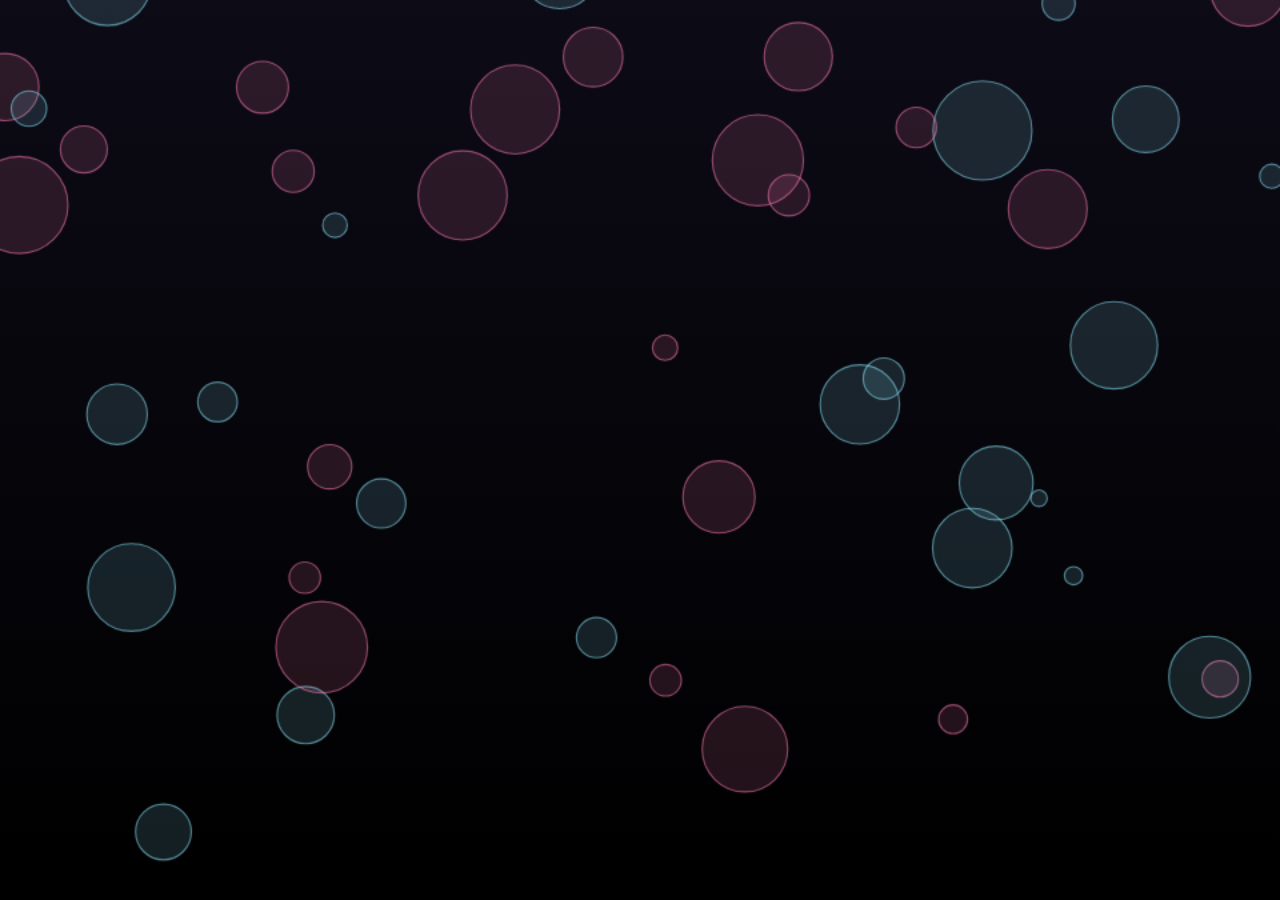
<file: web/ejemplos/escena-propia/index.html>
<!doctype html>
<html lang="es">
<head>
<meta charset="utf-8">
<title>Burbujas (ejemplo)</title>
<!--
  Escena propia de ejemplo para Lienzo.
  Copia esta carpeta, cámbiale el nombre y edita lo que quieras: es HTML, CSS y JavaScript normal.
  Lienzo le manda a tu página estos mensajes (window.addEventListener("message", ...)):
    {tipo: "lienzo-pausa",  pausado: true|false}   → detén tu animación cuando no se ve (ahorra batería)
    {tipo: "lienzo-paleta", colores: {fondo, superficie, texto, tenue, acento, acento2}}
    {tipo: "lienzo-mouse",  x: 0..1, y: 0..1}      → posición del cursor (si activas el parallax)
  Si pones una imagen "vista.png" o "vista.jpg" en esta carpeta, se usa como miniatura en el panel.
-->
<style>
  html, body { margin: 0; height: 100%; overflow: hidden; background: #0d0b16; }
  canvas { display: block; width: 100%; height: 100%; }
</style>
</head>
<body>
<canvas id="c"></canvas>
<script>
  const c = document.getElementById("c"), g = c.getContext("2d");
  let colores = { fondo: "#0d0b16", acento: "#ff7eb6", acento2: "#8be9fd" };
  let pausado = false, raton = { x: 0.5, y: 0.5 }, ultimo = 0, id = 0;
  const burbujas = Array.from({ length: 46 }, () => ({ x: Math.random(), y: Math.random(), r: 8 + Math.random() * 42, v: 0.01 + Math.random() * 0.03, f: Math.random() * 6.28 }));

  function tamano() { c.width = innerWidth * devicePixelRatio * 0.75; c.height = innerHeight * devicePixelRatio * 0.75; }
  addEventListener("resize", tamano);
  tamano();

  function cuadro(t) {
    id = requestAnimationFrame(cuadro);
    if (t - ultimo < 33) return; // ~30 FPS es suficiente
    const dt = Math.min(0.1, (t - ultimo) / 1000); ultimo = t;
    const W = c.width, H = c.height, k = c.width / innerWidth;
    const fondo = g.createLinearGradient(0, 0, 0, H);
    fondo.addColorStop(0, colores.fondo); fondo.addColorStop(1, "#000");
    g.fillStyle = fondo; g.fillRect(0, 0, W, H);
    burbujas.forEach((b, i) => {
      b.y -= b.v * dt; b.f += dt;
      if (b.y < -0.1) { b.y = 1.1; b.x = Math.random(); }
      const x = (b.x + Math.sin(b.f) * 0.01 + (raton.x - 0.5) * 0.02 * (b.r / 50)) * W, y = b.y * H, r = b.r * k;
      g.beginPath(); g.arc(x, y, r, 0, Math.PI * 2);
      g.fillStyle = (i % 2 ? colores.acento : colores.acento2) + "22"; g.fill();
      g.lineWidth = 1.5 * k; g.strokeStyle = (i % 2 ? colores.acento : colores.acento2) + "88"; g.stroke();
    });
  }
  id = requestAnimationFrame(cuadro);

  addEventListener("message", (e) => {
    const m = e.data || {};
    if (m.tipo === "lienzo-pausa") {
      pausado = m.pausado;
      if (pausado) cancelAnimationFrame(id); else { ultimo = 0; id = requestAnimationFrame(cuadro); }
    }
    if (m.tipo === "lienzo-paleta" && m.colores) colores = Object.assign(colores, m.colores);
    if (m.tipo === "lienzo-mouse") raton = { x: m.x, y: m.y };
  });
</script>
</body>
</html>
</file>
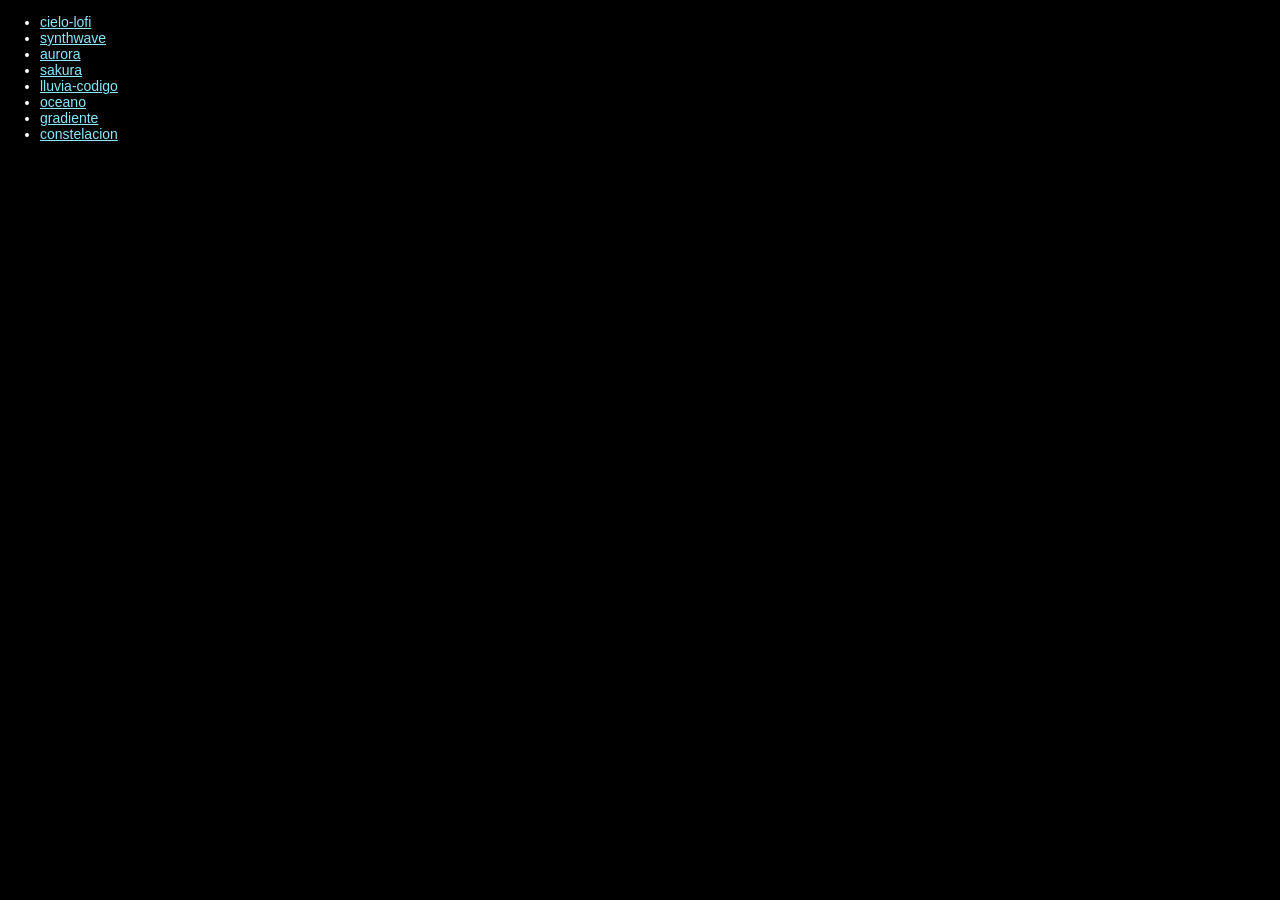
<file: herramientas/escenas.html>
<!doctype html>
<html lang="es">
<head>
<meta charset="utf-8">
<title>Banco de pruebas de escenas</title>
<!-- Uso: escenas.html?e=<id>[&calidad=0.75][&fps=30][&mx=0.3&my=0.6]
     Para capturar sin ventana:
     chrome --headless=new --enable-unsafe-swiftshader --screenshot=salida.png --window-size=1280,720 --virtual-time-budget=4000 "file:///.../herramientas/escenas.html?e=cielo-lofi" -->
<style>
  html, body { margin: 0; height: 100%; overflow: hidden; background: #000; color: #fff; font: 14px "Segoe UI", sans-serif; }
  canvas { position: fixed; inset: 0; width: 100%; height: 100%; display: block; }
  #info { position: fixed; left: 8px; bottom: 8px; background: rgba(0,0,0,.55); padding: 4px 8px; border-radius: 6px; }
  ul { position: relative; z-index: 1; }
  a { color: #8be9fd; }
</style>
</head>
<body>
<canvas id="lienzo"></canvas>
<div id="info"></div>
<script src="../web/comun/escenas.js"></script>
<script src="../web/escenas/indice.js"></script>
<script>
  const q = new URLSearchParams(location.search);
  const ids = window.Lienzo.listaEscenas || [];
  let pendientes = ids.length;
  const info = document.getElementById("info");
  function arrancar() {
    const id = q.get("e");
    if (!id) {
      document.body.insertAdjacentHTML("beforeend", "<ul>" + ids.map(i => `<li><a href="?e=${i}">${i}</a></li>`).join("") + "</ul>");
      return;
    }
    const def = Lienzo.escenas[id];
    if (!def) { info.textContent = "No existe la escena " + id; return; }
    const opciones = {};
    for (const [k, v] of q) if (k.startsWith("o.")) opciones[k.slice(2)] = isNaN(v) ? (v === "true" ? true : v === "false" ? false : v) : Number(v);
    const motor = new Lienzo.MotorEscena(document.getElementById("lienzo"), def, opciones, {
      fps: Number(q.get("fps") || 30), calidad: Number(q.get("calidad") || 0.75),
    });
    if (q.get("mx")) motor.ponerMouse(Number(q.get("mx")), Number(q.get("my") || 0.5));
    let cuadros = 0, t0 = performance.now();
    const medir = motor.inst.cuadro;
    motor.inst.cuadro = (t, dt) => { cuadros++; const a = performance.now(); medir(t, dt); medirMs += performance.now() - a; };
    let medirMs = 0;
    setInterval(() => {
      const seg = (performance.now() - t0) / 1000;
      info.textContent = `${def.nombre} · ${(cuadros / seg).toFixed(1)} fps · ${(medirMs / Math.max(1, cuadros)).toFixed(2)} ms/cuadro`;
      cuadros = 0; medirMs = 0; t0 = performance.now();
    }, 1000);
    window.motor = motor;
  }
  if (!pendientes) arrancar();
  ids.forEach((id) => {
    const s = document.createElement("script");
    s.src = `../web/escenas/${id}.js`;
    s.onload = s.onerror = () => { if (--pendientes === 0) arrancar(); };
    document.head.appendChild(s);
  });
</script>
</body>
</html>
</file>
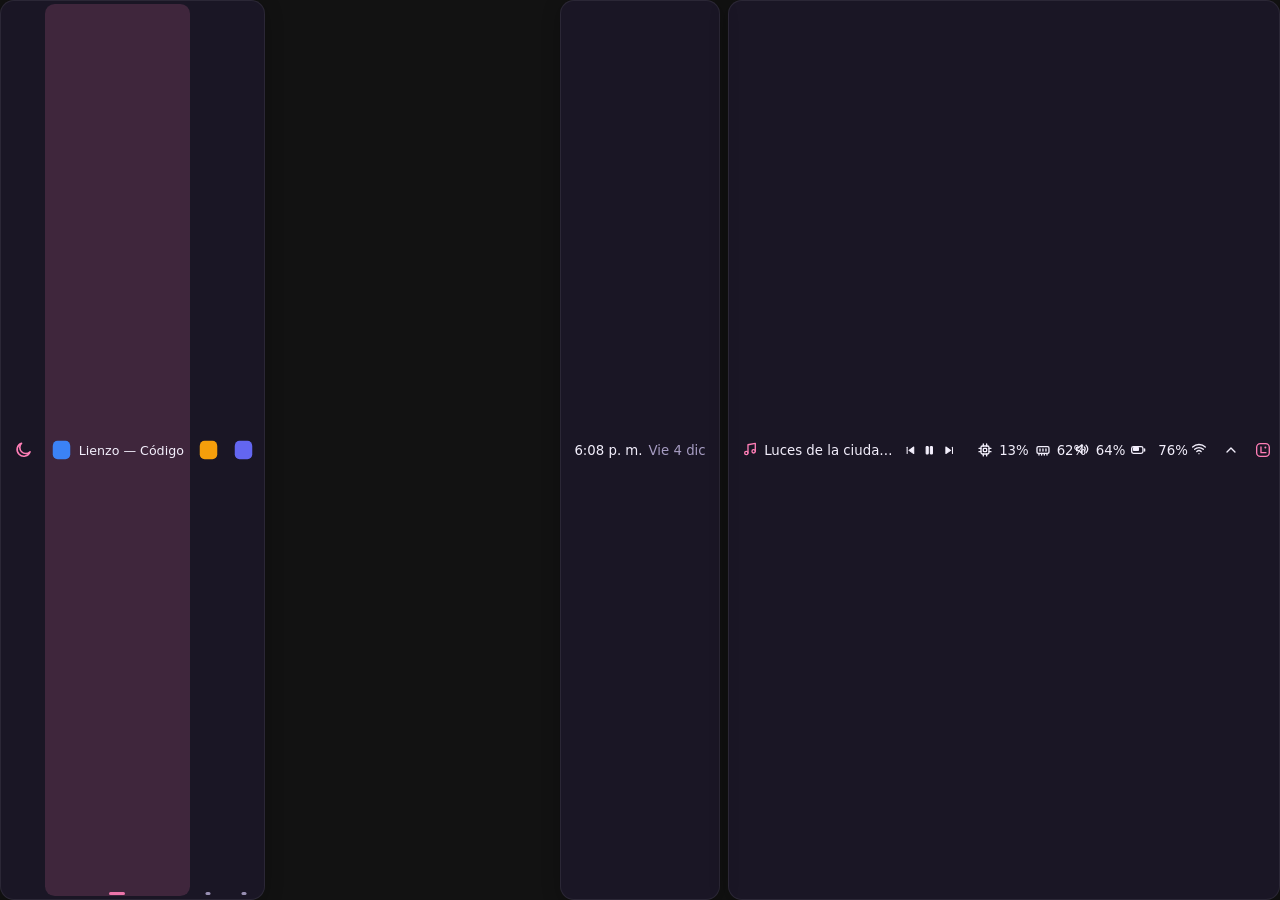
<file: web/barra.html>
<!doctype html>
<html lang="es">
<head>
<meta charset="utf-8">
<title>Lienzo · Barra</title>
<link rel="stylesheet" href="comun/tema.css">
<link rel="stylesheet" href="barra.css">
</head>
<body>
<div id="barra">
  <section class="seccion inicio"></section>
  <section class="seccion centro"></section>
  <section class="seccion fin"></section>
</div>
<script src="comun/puente.js"></script>
<script src="comun/tema.js"></script>
<script src="comun/iconos.js"></script>
<script src="bloques/motor.js"></script>
<script src="comun/rices.js"></script>
<script src="barra.js"></script>
</body>
</html>
</file>
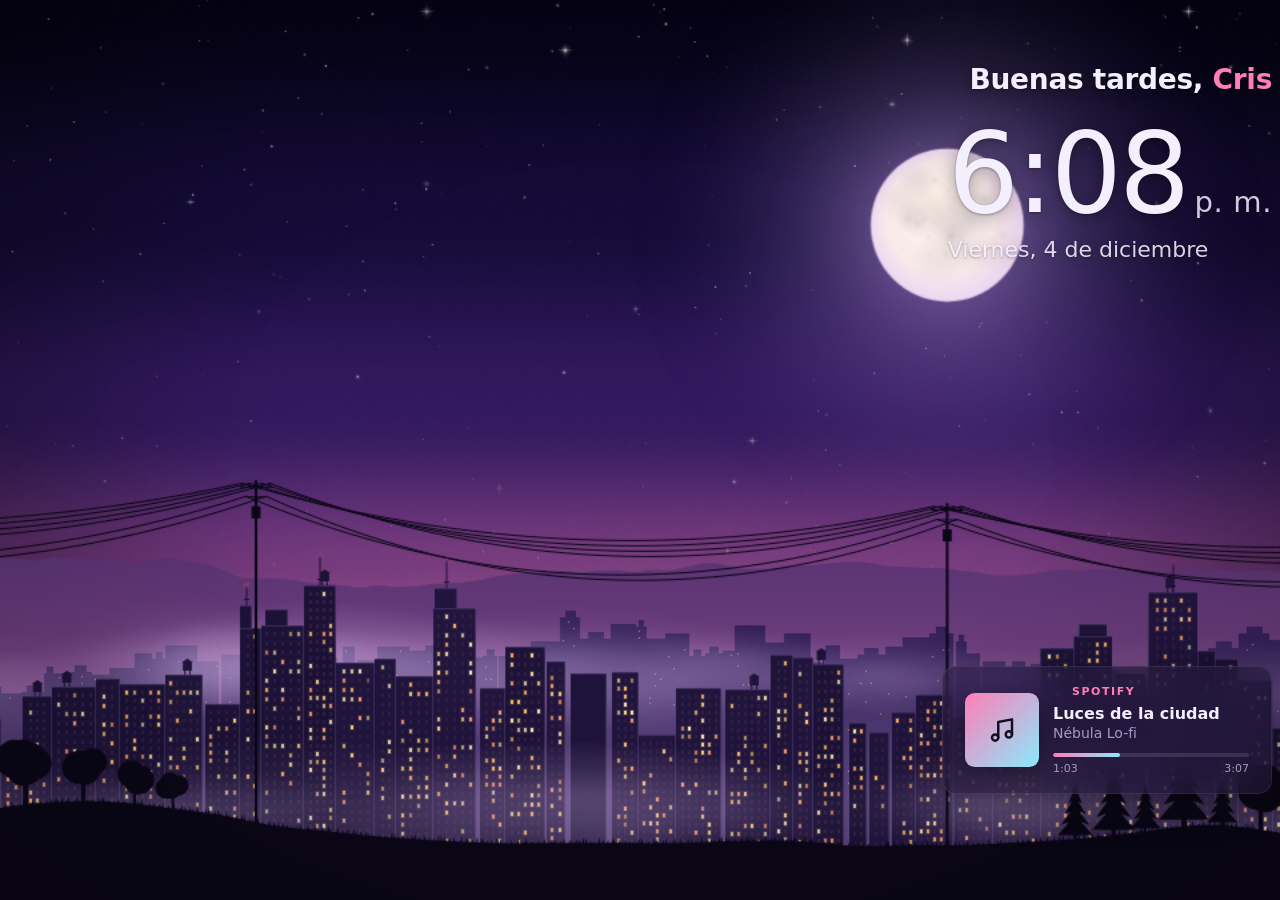
<file: web/escritorio.html>
<!doctype html>
<html lang="es">
<head>
<meta charset="utf-8">
<title>Lienzo · Escritorio</title>
<link rel="stylesheet" href="comun/tema.css">
<link rel="stylesheet" href="escritorio.css">
</head>
<body>
<div id="capa-fondo"></div>
<div id="capa-efectos"><div class="oscurecer"></div><div class="vineta"></div><div class="grano"></div></div>
<div id="capa-bloques"></div>

<!-- Modo edición (solo con ?editar=1) -->
<div id="editor" hidden>
  <div class="guia guia-v" hidden></div>
  <div class="guia guia-h" hidden></div>
  <header class="barra-edicion">
    <span class="marca"></span>
    <span class="titulo">Editar el escritorio</span>
    <span class="ayuda">Arrastra los bloques · esquina para cambiar el tamaño · Supr para quitar</span>
    <button class="btn" data-accion="anadir"></button>
    <button class="btn" data-accion="deshacer" title="Deshacer (Ctrl+Z)"></button>
    <button class="btn" data-accion="cancelar">Cancelar</button>
    <button class="btn principal" data-accion="listo"></button>
  </header>
  <aside class="inspector" hidden></aside>
  <div class="catalogo" hidden>
    <div class="catalogo-caja">
      <h2>Añadir un bloque</h2>
      <div class="catalogo-lista"></div>
      <section class="catalogo-apps">
        <h3>Widgets de tus apps</h3>
        <p class="nota">Spotify, WhatsApp y el clima tienen un widget especial; las demás apps, un acceso con su icono. En el escritorio se tocan con un clic.</p>
        <input type="search" class="buscar-app" placeholder="Buscar entre tus apps…">
        <div class="apps-rejilla"></div>
      </section>
      <button class="btn" data-accion="cerrar-catalogo">Cerrar</button>
    </div>
  </div>
</div>

<script src="comun/puente.js"></script>
<script src="comun/tema.js"></script>
<script src="comun/iconos.js"></script>
<script src="comun/escenas.js"></script>
<script src="comun/rices.js"></script>
<script src="comun/movil.js"></script>
<script src="escenas/indice.js"></script>
<script src="bloques/motor.js"></script>
<script src="bloques/indice.js"></script>
<script src="escritorio.js"></script>
</body>
</html>
</file>
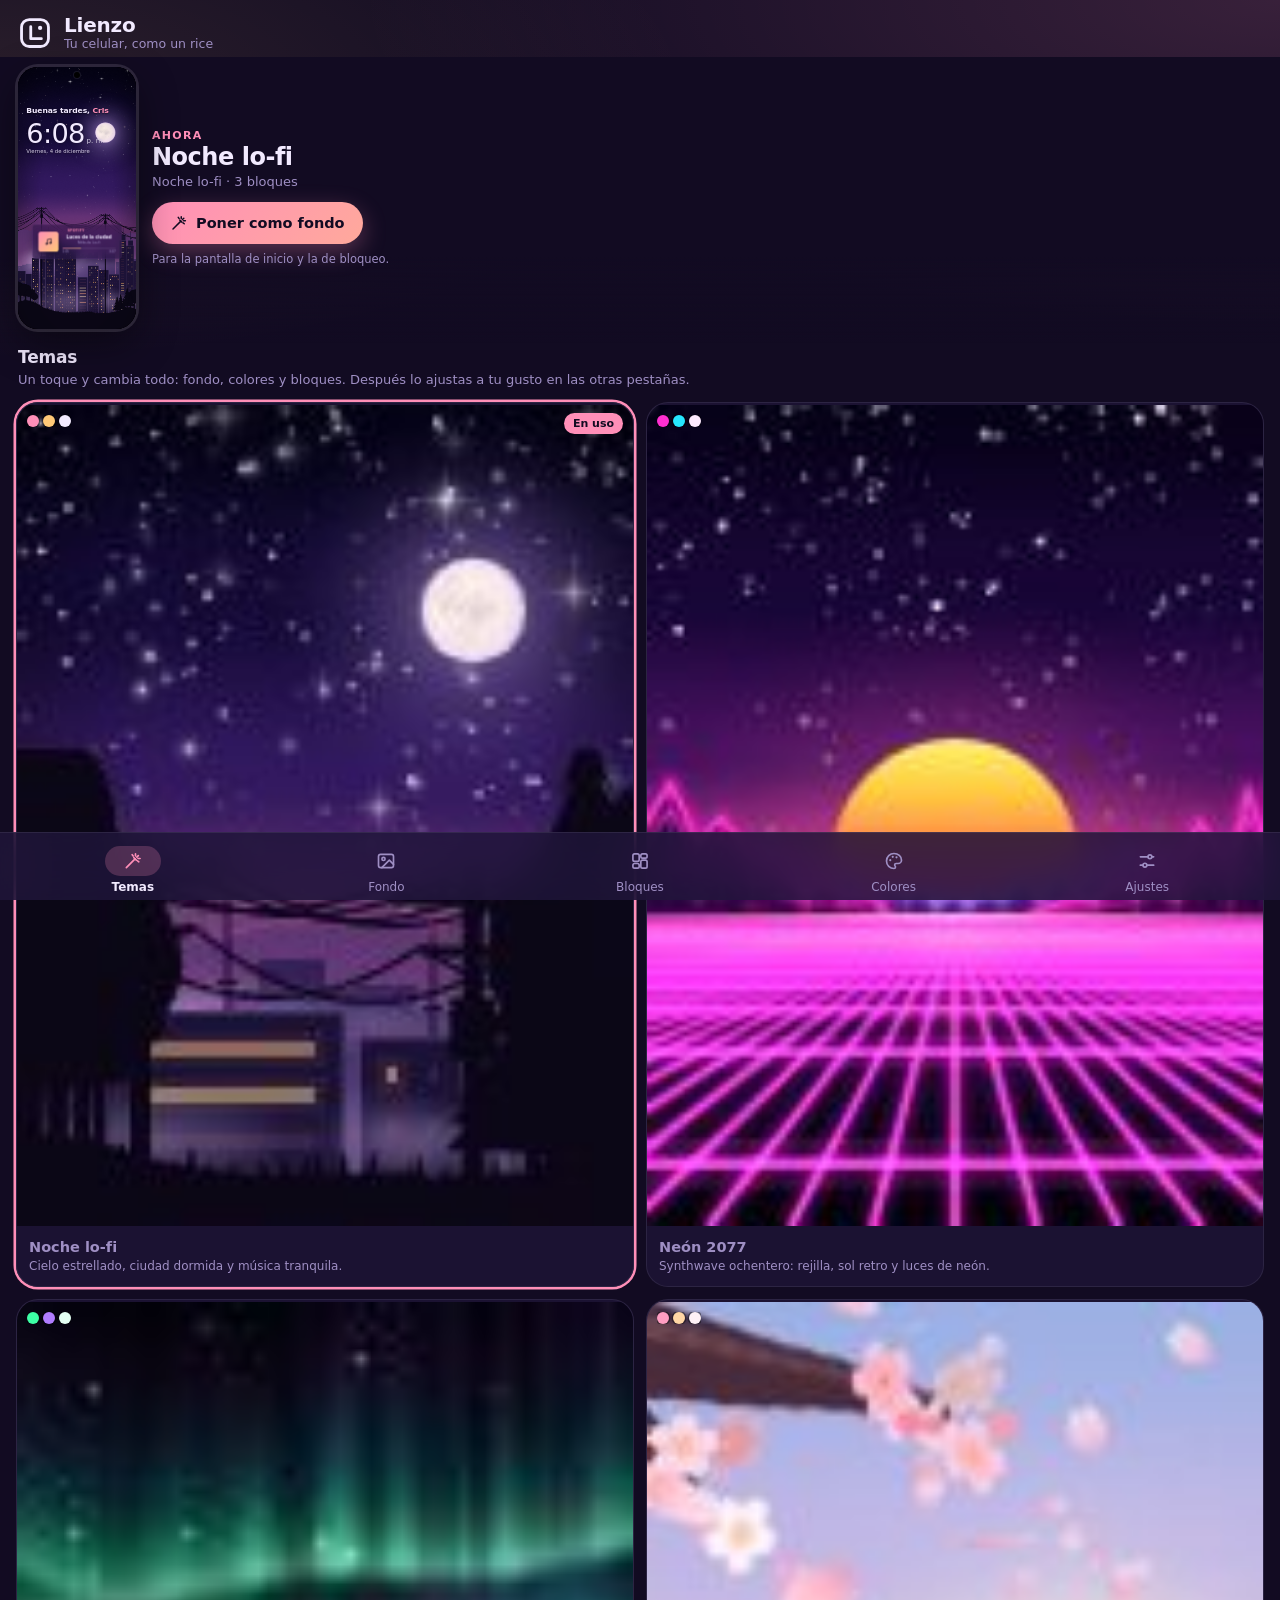
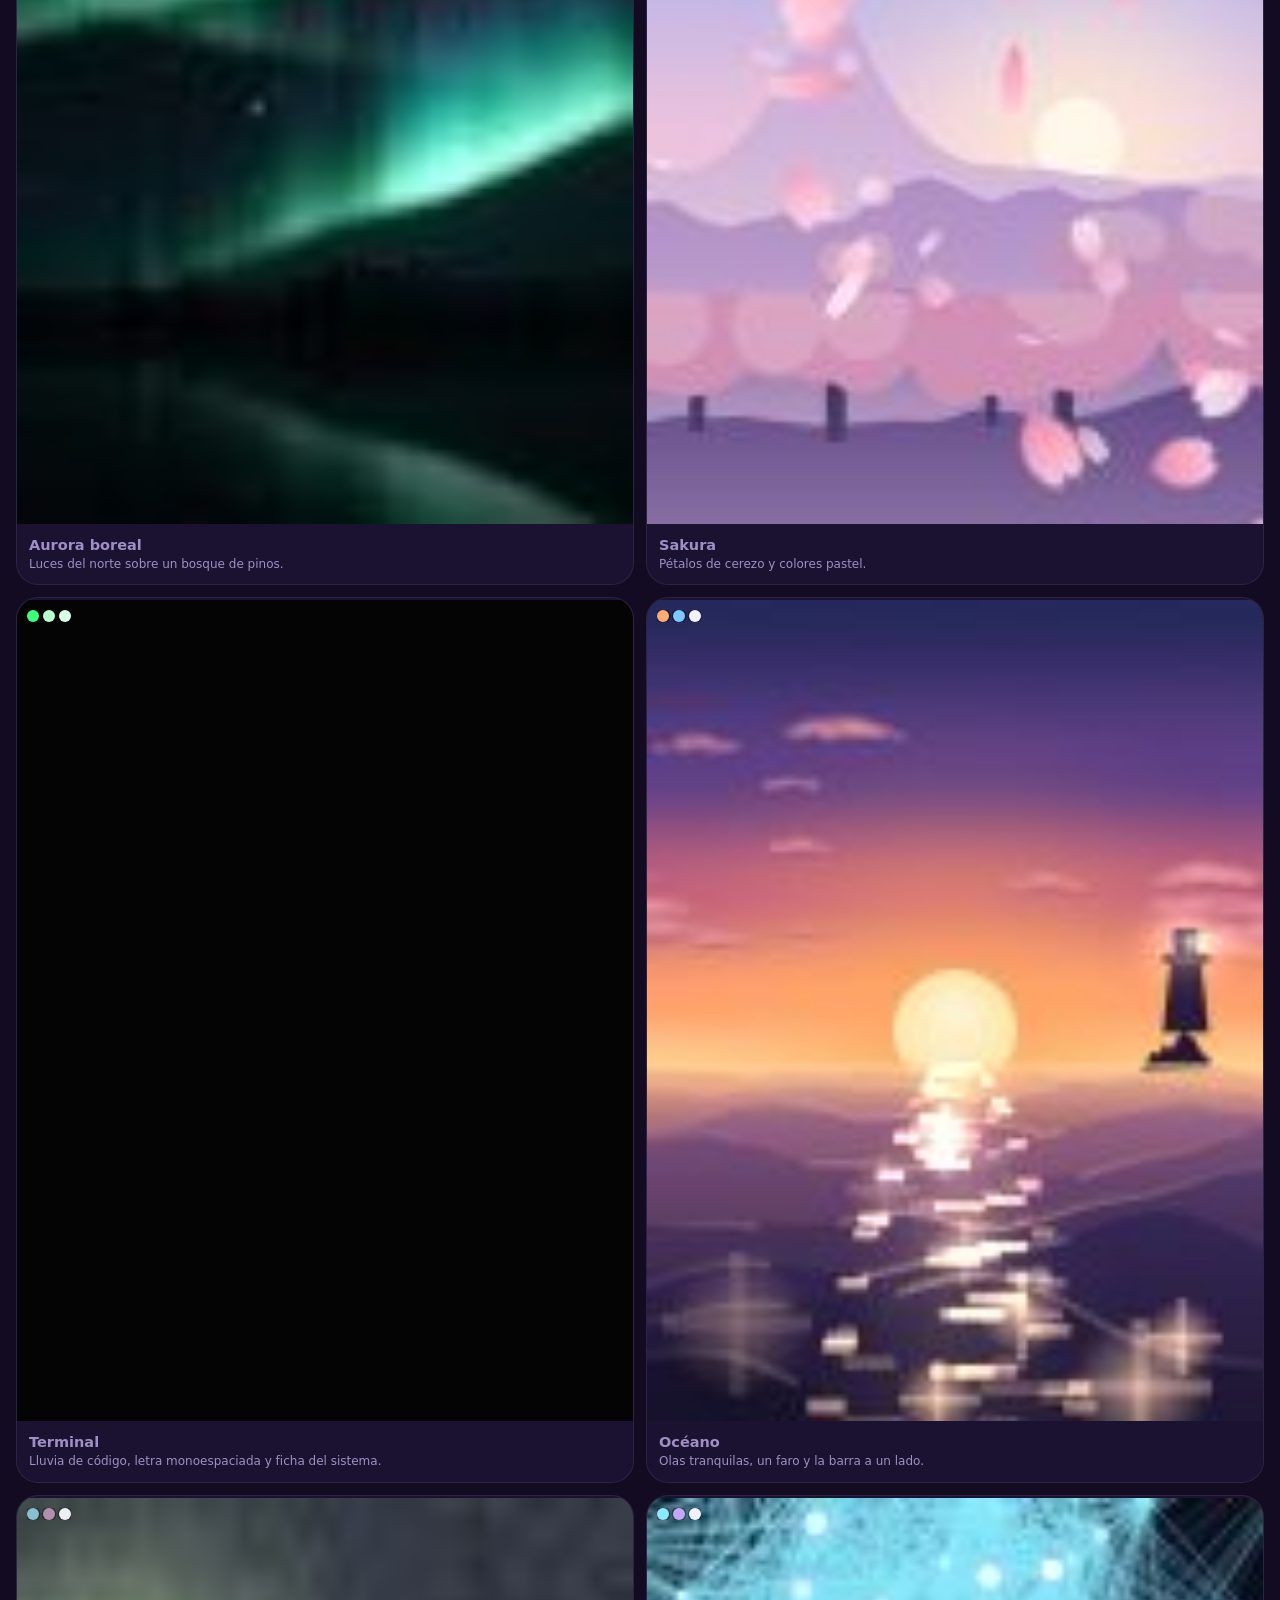
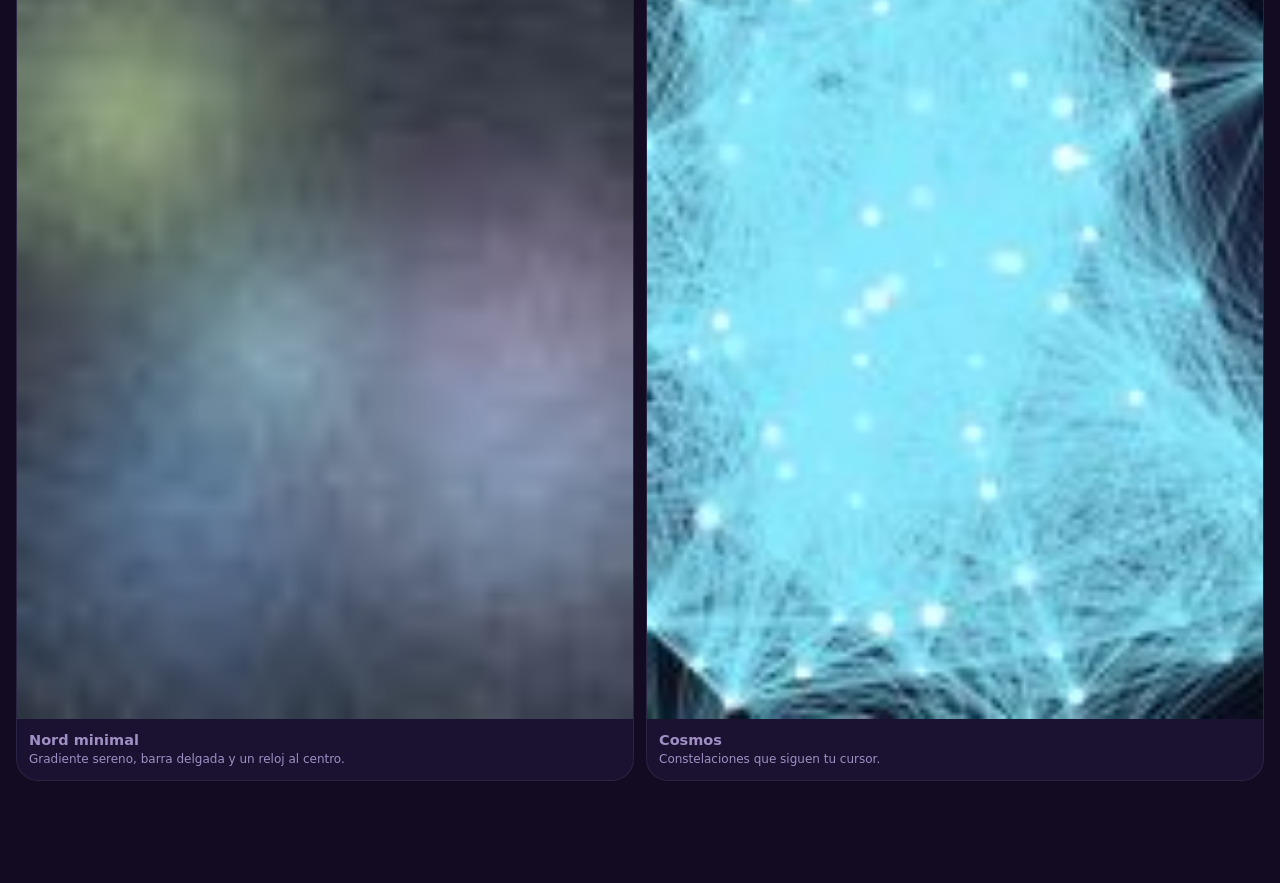
<file: web/movil.html>
<!doctype html>
<html lang="es">
<head>
<meta charset="utf-8">
<meta name="viewport" content="width=device-width, initial-scale=1, viewport-fit=cover">
<meta name="color-scheme" content="dark">
<title>Lienzo</title>
<link rel="stylesheet" href="comun/tema.css">
<link rel="stylesheet" href="movil.css">
</head>
<body>
<header class="cabecera">
  <span class="marca" aria-hidden="true"></span>
  <div class="titulos"><b>Lienzo</b><span id="subtitulo">Tu celular, como un rice</span></div>
  <span class="chip-estado" id="estado" hidden></span>
</header>

<section class="escenario" id="escenario">
  <button class="telefono" id="telefono" aria-label="Ver la vista previa en grande">
    <iframe id="vista" src="escritorio.html?vista=1&amp;principal=1" title="Vista previa" tabindex="-1"></iframe>
  </button>
  <div class="lado">
    <span class="eyebrow">Ahora</span>
    <h1 id="nombre-tema">—</h1>
    <p id="detalle-tema" class="tenue"></p>
    <button class="btn principal" id="poner"></button>
    <p class="nota" id="nota-poner"></p>
  </div>
</section>

<main id="contenido"></main>

<nav class="pestanas" id="pestanas">
  <button data-pestana="temas"><span class="ic-caja" data-icono="varita"></span>Temas</button>
  <button data-pestana="fondo"><span class="ic-caja" data-icono="imagen"></span>Fondo</button>
  <button data-pestana="bloques"><span class="ic-caja" data-icono="bloques"></span>Bloques</button>
  <button data-pestana="colores"><span class="ic-caja" data-icono="paleta"></span>Colores</button>
  <button data-pestana="ajustes"><span class="ic-caja" data-icono="ajustes"></span>Ajustes</button>
</nav>

<div class="pantalla-completa" id="grande" hidden>
  <iframe id="vista-grande" title="Vista previa en grande" tabindex="-1"></iframe>
  <button class="cerrar-grande" id="cerrar-grande" aria-label="Cerrar"></button>
</div>

<div class="aviso" id="aviso" role="status" hidden></div>

<script src="comun/puente.js"></script>
<script src="comun/tema.js"></script>
<script src="comun/iconos.js"></script>
<script src="comun/escenas.js"></script>
<script src="comun/rices.js"></script>
<script src="comun/movil.js"></script>
<script src="escenas/indice.js"></script>
<script src="bloques/motor.js"></script>
<script src="bloques/indice.js"></script>
<script src="movil.js"></script>
</body>
</html>
</file>
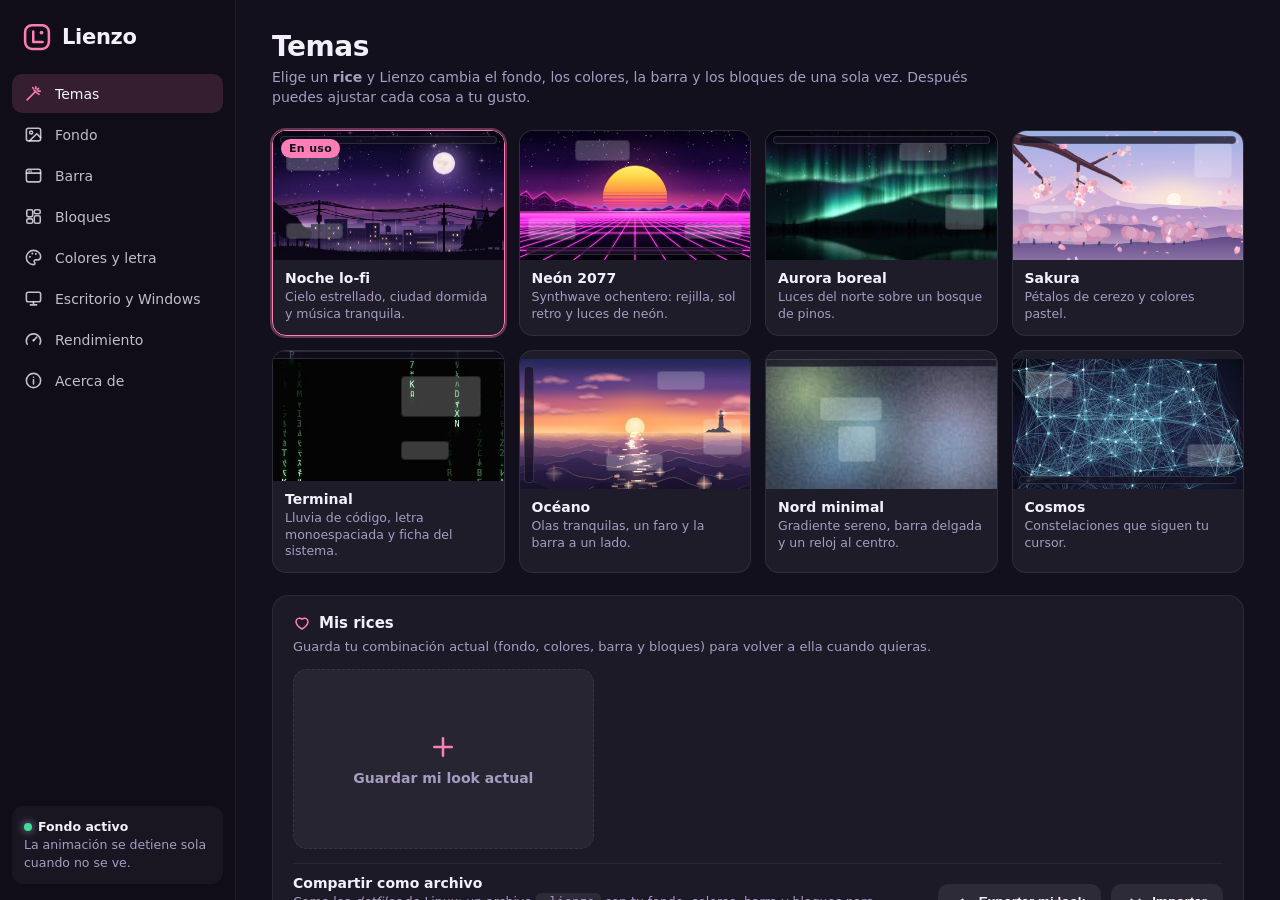
<file: web/panel.html>
<!doctype html>
<html lang="es">
<head>
<meta charset="utf-8">
<title>Lienzo</title>
<link rel="stylesheet" href="comun/tema.css">
<link rel="stylesheet" href="panel.css">
</head>
<body>
<div id="app">
  <nav id="menu"></nav>
  <main id="contenido"></main>
</div>
<div id="capa-dialogo" hidden></div>
<div id="aviso"></div>
<script src="comun/puente.js"></script>
<script src="comun/tema.js"></script>
<script src="comun/iconos.js"></script>
<script src="comun/escenas.js"></script>
<script src="comun/rices.js"></script>
<script src="escenas/indice.js"></script>
<script src="bloques/motor.js"></script>
<script src="bloques/indice.js"></script>
<script src="panel.js"></script>
</body>
</html>
</file>
<file: web/comun/tema.css>
/* Variables del tema (Lienzo.tema.aplicar las sobrescribe con la paleta elegida). */
:root {
  --fondo: #141022; --fondo-rgb: 20, 16, 34;
  --superficie: #221a36; --superficie-rgb: 34, 26, 54;
  --texto: #f3effc; --texto-rgb: 243, 239, 252;
  --tenue: #a69cc2; --tenue-rgb: 166, 156, 194;
  --acento: #ff7eb6; --acento-rgb: 255, 126, 182;
  --acento2: #8be9fd; --acento2-rgb: 139, 233, 253;
  --fuente: "Segoe UI Variable Display", "Segoe UI Variable Text", "Segoe UI", system-ui, sans-serif;
  --fuente-mono: "Cascadia Mono", "Cascadia Code", Consolas, monospace;
  --radio: 14px;
  --opacidad: 0.55;
  --sombra-texto: 0 2px 18px rgba(0, 0, 0, 0.35), 0 1px 3px rgba(0, 0, 0, 0.35);
  --sombra-caja: 0 10px 40px rgba(0, 0, 0, 0.28);
  color-scheme: dark;
}
.sin-sombra { --sombra-texto: none; --sombra-caja: none; }

* { box-sizing: border-box; }
html, body { margin: 0; padding: 0; }
body { font-family: var(--fuente); color: var(--texto); -webkit-font-smoothing: antialiased; }
button { font: inherit; color: inherit; }
svg.ic { width: 1em; height: 1em; flex: none; fill: none; stroke: currentColor; stroke-width: 2; stroke-linecap: round; stroke-linejoin: round; }
svg.ic.relleno { fill: currentColor; stroke: none; }

/* Superficies tipo "vidrio" (el desenfoque funciona sobre el fondo porque está en la misma página). */
.vidrio {
  background: rgba(var(--superficie-rgb), var(--opacidad));
  -webkit-backdrop-filter: blur(18px) saturate(1.4);
  backdrop-filter: blur(18px) saturate(1.4);
  border: 1px solid rgba(var(--texto-rgb), 0.08);
  box-shadow: var(--sombra-caja);
}
.solido { background: var(--superficie); border: 1px solid rgba(var(--texto-rgb), 0.06); box-shadow: var(--sombra-caja); }

::-webkit-scrollbar { width: 10px; height: 10px; }
::-webkit-scrollbar-thumb { background: rgba(var(--texto-rgb), 0.16); border-radius: 10px; border: 3px solid transparent; background-clip: padding-box; }
::-webkit-scrollbar-thumb:hover { background-color: rgba(var(--texto-rgb), 0.28); }
::-webkit-scrollbar-track { background: transparent; }
</file>
<file: web/barra.css>
html, body { height: 100%; overflow: hidden; background: transparent; user-select: none; }
body { --grosor: 38px; --radio-barra: 14px; --opacidad-barra: .55; font-size: calc(var(--grosor) * .35); cursor: default; }

#barra { transition: transform .18s cubic-bezier(.2, .8, .2, 1), opacity .18s; }
html.escondida #barra { opacity: 0; transition-timing-function: ease-in; }
html.escondida body.pos-arriba #barra { transform: translateY(-110%); }
html.escondida body.pos-abajo #barra { transform: translateY(110%); }
html.escondida body.pos-izquierda #barra { transform: translateX(-110%); }
html.escondida body.pos-derecha #barra { transform: translateX(110%); }
#barra { position: absolute; inset: 0; display: grid; grid-template-columns: 1fr auto 1fr; align-items: center; gap: 8px; }
.seccion { display: flex; align-items: center; height: 100%; min-width: 0; }
.seccion.inicio { justify-content: flex-start; }
.seccion.centro { justify-content: center; }
.seccion.fin { justify-content: flex-end; }
.isla { display: flex; align-items: center; gap: 2px; height: 100%; min-width: 0; padding: 0 4px; }

/* Estilos: islas (píldoras separadas), continua (toda la barra) y minimal (sin fondo). */
body.estilo-islas .isla {
  background: rgba(var(--superficie-rgb), var(--opacidad-barra)); border-radius: var(--radio-barra);
  border: 1px solid rgba(var(--texto-rgb), .08); box-shadow: 0 4px 18px rgba(0, 0, 0, .25);
}
body.estilo-continua #barra { background: rgba(var(--fondo-rgb), var(--fondo-continua, .12)); border-radius: var(--radio-continua, 0); padding: 0 6px; }
body.estilo-continua.fondo-solido #barra { --fondo-continua: 1; }
body.estilo-continua.fondo-transparente #barra { --fondo-continua: var(--opacidad-barra); }
body.estilo-continua.flotante #barra { --radio-continua: var(--radio-barra); border: 1px solid rgba(var(--texto-rgb), .08); }
body.estilo-minimal { text-shadow: 0 1px 6px rgba(0, 0, 0, .55); }
body.estilo-minimal #barra { padding: 0 10px; }

/* Módulos */
.mod {
  display: inline-flex; align-items: center; gap: .45em; height: calc(100% - 8px); padding: 0 .7em; border-radius: calc(var(--radio-barra) * .7);
  white-space: nowrap; color: var(--texto); border: 0; background: none; cursor: pointer; transition: background .15s; min-width: 0;
  font-variant-numeric: tabular-nums; font-weight: 500;
}
.mod:hover { background: rgba(var(--texto-rgb), .1); }
.mod:active { background: rgba(var(--texto-rgb), .16); }
.mod .ic { font-size: 1.2em; }
.mod .tenue { color: var(--tenue); }
.mod.inicio .ic { font-size: 1.45em; color: var(--acento); }
.mod.inicio .txt { color: var(--acento); font-weight: 700; }
.mod.lienzo .ic { color: var(--acento); }
.mod.oculto { display: none; }

/* Apps */
.apps { display: flex; align-items: center; gap: 2px; height: 100%; min-width: 0; }
.app { position: relative; height: calc(100% - 6px); min-width: calc(var(--grosor) - 6px); padding: 0 .45em; display: inline-flex; align-items: center; justify-content: center; gap: .5em;
  border-radius: calc(var(--radio-barra) * .7); border: 0; background: none; cursor: pointer; color: var(--texto); transition: background .15s; }
.app:hover { background: rgba(var(--texto-rgb), .1); }
.app.activa { background: rgba(var(--acento-rgb), .16); }
.app img, .app .sin-icono { width: calc(var(--grosor) * .56); height: calc(var(--grosor) * .56); object-fit: contain; flex: none; }
.app .sin-icono { border-radius: 6px; background: linear-gradient(135deg, var(--acento), var(--acento2)); display: grid; place-items: center; color: var(--fondo); font-weight: 800; font-size: .9em; }
.app.cerrada img { opacity: .82; }
.app::after { content: ""; position: absolute; left: 50%; bottom: 1px; width: 5px; height: 3px; border-radius: 3px; background: var(--tenue); transform: translateX(-50%); opacity: 0; transition: width .2s, opacity .2s, background .2s; }
.app.abierta::after { opacity: .9; }
.app.activa::after { width: 16px; background: var(--acento); }
.app.atencion { animation: lz-atencion 1.2s ease-in-out infinite; }
@keyframes lz-atencion { 50% { background: rgba(var(--acento2-rgb), .35); } }
.app .titulo { max-width: 16em; overflow: hidden; text-overflow: ellipsis; font-size: .95em; }
.app .num { position: absolute; top: 1px; right: 2px; font-size: .62em; font-weight: 800; background: var(--acento); color: var(--fondo); border-radius: 6px; padding: 0 3px; line-height: 1.35; }

/* Música */
.musica .tit { max-width: 15em; overflow: hidden; text-overflow: ellipsis; }
.musica .ctrl { display: inline-flex; align-items: center; justify-content: center; width: 1.7em; height: 1.7em; border-radius: 50%; color: var(--texto); }
.musica .ctrl:hover { background: rgba(var(--texto-rgb), .14); }
.musica .ctrl .ic { font-size: .95em; }
.musica .nota { color: var(--acento); }

.bateria-ic { position: relative; display: inline-flex; }
.bateria-ic i { position: absolute; left: .16em; top: .37em; height: .3em; border-radius: .05em; background: currentColor; }
.bateria-baja { color: #ff6b81; }
.ventana-activa { max-width: 28em; overflow: hidden; text-overflow: ellipsis; color: var(--tenue); font-weight: 500; cursor: default; }
.ventana-activa:hover { background: none; }

/* Barra vertical (izquierda o derecha) */
body.vertical #barra { grid-template-columns: none; grid-template-rows: auto 1fr auto; padding: 6px 0; }
body.vertical .seccion { flex-direction: column; height: auto; width: 100%; }
body.vertical .seccion.centro { justify-content: center; align-self: center; }
body.vertical .seccion.fin { justify-content: flex-end; align-self: end; }
body.vertical .isla { flex-direction: column; height: auto; width: 100%; padding: 4px 0; }
body.vertical .apps { flex-direction: column; height: auto; width: 100%; }
body.vertical .mod { flex-direction: column; height: auto; width: calc(100% - 8px); padding: .45em 0; gap: .15em; font-size: .85em; justify-content: center; }
body.vertical .app { width: calc(100% - 6px); height: calc(var(--grosor) - 8px); padding: 0; }
body.vertical .app::after { left: 1px; top: 50%; bottom: auto; width: 3px; height: 5px; transform: translateY(-50%); }
body.vertical .app.activa::after { height: 16px; width: 3px; }
body.vertical .app .titulo, body.vertical .musica .tit, body.vertical .musica .ctrl, body.vertical .ventana-activa { display: none; }
body.vertical .reloj .fecha { display: none; }
body.vertical .reloj .hora { display: flex; flex-direction: column; align-items: center; line-height: 1.05; font-weight: 700; }
</file>
<file: web/escritorio.css>
html, body { height: 100%; overflow: hidden; background: #000; user-select: none; }
body { cursor: default; }

/* ---------- Fondo ---------- */
#capa-fondo { position: fixed; inset: 0; overflow: hidden; will-change: transform; }
#capa-fondo > .fondo { position: absolute; inset: 0; width: 100%; height: 100%; border: 0; opacity: 0; transition: opacity .7s ease; display: block; }
#capa-fondo > .fondo.visible { opacity: 1; }
#capa-fondo > video.fondo, #capa-fondo > img.fondo { object-fit: cover; }
#capa-fondo > .fondo.ajuste-contener { object-fit: contain; }
#capa-fondo > .fondo.ajuste-estirar { object-fit: fill; }
#capa-fondo > .fondo.ajuste-centrar { object-fit: none; }

/* Transiciones al cambiar de fondo (fondo.transicion). El fondo anterior sigue debajo mientras tanto. */
#capa-fondo > .fondo[class*="entrar-"] { transition: none; opacity: 1; }
#capa-fondo > .fondo.entrar-circulo { animation: lz-circulo 1.2s cubic-bezier(.65, 0, .35, 1) both; }
#capa-fondo > .fondo.entrar-barrido { animation: lz-barrido 1.1s cubic-bezier(.77, 0, .18, 1) both; }
#capa-fondo > .fondo.entrar-zoom { animation: lz-zoom 1.2s cubic-bezier(.22, 1, .36, 1) both; }
#capa-fondo > .fondo.entrar-persianas { -webkit-mask-image: repeating-linear-gradient(90deg, #000 0 var(--lz-p), transparent var(--lz-p) 6%);
  mask-image: repeating-linear-gradient(90deg, #000 0 var(--lz-p), transparent var(--lz-p) 6%); animation: lz-persianas 1.2s ease-in-out both; }
@keyframes lz-circulo { from { clip-path: circle(0% at var(--tx, 50%) var(--ty, 50%)); } to { clip-path: circle(150% at var(--tx, 50%) var(--ty, 50%)); } }
@keyframes lz-barrido { from { clip-path: inset(0 100% 0 0); } to { clip-path: inset(0 0 0 0); } }
@keyframes lz-zoom { from { opacity: 0; transform: scale(1.14); filter: blur(16px); } to { opacity: 1; transform: none; filter: none; } }
@property --lz-p { syntax: "<percentage>"; inherits: false; initial-value: 0%; }
@keyframes lz-persianas { from { --lz-p: 0%; } to { --lz-p: 6.01%; } }

#capa-efectos { position: fixed; inset: 0; pointer-events: none; }
#capa-efectos > div { position: absolute; inset: 0; }
#capa-efectos .oscurecer { background: #000; opacity: 0; }
#capa-efectos .vineta { background: radial-gradient(ellipse at center, transparent 45%, rgba(0, 0, 0, .85) 100%); opacity: 0; }
#capa-efectos .grano { opacity: 0; mix-blend-mode: overlay; background-size: 220px 220px; }

/* ---------- Bloques ---------- */
#capa-bloques { position: fixed; inset: 0; pointer-events: none; }
.bloque { position: absolute; transform-origin: left top; }
.bloque-contenido { color: var(--texto); text-shadow: var(--sombra-texto); }
.bloque.fondo-vidrio > .bloque-contenido, .bloque.fondo-solido > .bloque-contenido {
  padding: 18px 22px; border-radius: var(--radio); border: 1px solid rgba(var(--texto-rgb), .08); box-shadow: var(--sombra-caja); text-shadow: none;
}
.bloque.fondo-vidrio > .bloque-contenido {
  background: rgba(var(--superficie-rgb), var(--opacidad));
  -webkit-backdrop-filter: blur(20px) saturate(1.5); backdrop-filter: blur(20px) saturate(1.5);
}
.bloque.fondo-solido > .bloque-contenido { background: rgba(var(--fondo-rgb), .92); }
.bloque.alinear-centro > .bloque-contenido { text-align: center; }
.bloque.alinear-derecha > .bloque-contenido { text-align: right; }
.bloque.alinear-centro .e-tarjeta, .bloque.alinear-centro .e-texto, .bloque.alinear-centro .e-anillos { justify-content: center; }
.bloque.alinear-derecha .e-tarjeta, .bloque.alinear-derecha .e-texto, .bloque.alinear-derecha .e-anillos { justify-content: flex-end; }
.bloque.fuente-serif > .bloque-contenido { font-family: Georgia, "Times New Roman", serif; }
.bloque.fuente-mono > .bloque-contenido { font-family: var(--fuente-mono); }
.bloque.fuente-condensada > .bloque-contenido { font-family: Bahnschrift, "Segoe UI", sans-serif; }
.bloque.fuente-manuscrita > .bloque-contenido { font-family: "Ink Free", "Segoe Script", "Segoe Print", cursive; }
.bloque.color-acento > .bloque-contenido { color: var(--acento); }
.bloque.color-acento2 > .bloque-contenido { color: var(--acento2); }
.bloque.oculto-sin-musica { display: none; }
.bloque .error { font-size: 13px; color: var(--tenue); }

/* ---------- Modo edición ---------- */
body.editando #capa-bloques { pointer-events: auto; }
body.editando .bloque { cursor: grab; }
body.editando .bloque::after { content: ""; position: absolute; inset: -8px; border: 1.5px dashed rgba(var(--texto-rgb), .25); border-radius: calc(var(--radio) + 6px); pointer-events: none; transition: border-color .15s; }
body.editando .bloque:hover::after { border-color: rgba(var(--acento-rgb), .7); }
body.editando .bloque.seleccionado::after { border: 2px solid var(--acento); box-shadow: 0 0 0 4px rgba(var(--acento-rgb), .2); }
body.editando .bloque.arrastrando { cursor: grabbing; opacity: .92; }
.tirador { position: absolute; width: 20px; height: 20px; border-radius: 50%; background: var(--acento); border: 3px solid var(--fondo); box-shadow: 0 2px 8px rgba(0,0,0,.4); z-index: 2; display: none; }
.bloque.seleccionado .tirador { display: block; }
.tirador.tamano { right: -18px; bottom: -18px; cursor: nwse-resize; }
.tirador.quitar { right: -18px; top: -18px; background: #ff5c7a; cursor: pointer; color: #fff; }
.tirador.quitar svg { width: 12px; height: 12px; margin: 1px; stroke-width: 3.2; }

#editor { position: fixed; inset: 0; pointer-events: none; font-family: "Segoe UI Variable Text", "Segoe UI", sans-serif; z-index: 10; }
#editor > * { pointer-events: auto; }
.guia { position: fixed; background: var(--acento); pointer-events: none !important; z-index: 5; box-shadow: 0 0 8px rgba(var(--acento-rgb), .8); }
.guia-v { top: 0; bottom: 0; width: 1px; left: 50%; }
.guia-h { left: 0; right: 0; height: 1px; top: 50%; }
.barra-edicion {
  position: fixed; top: 16px; left: 50%; transform: translateX(-50%); display: flex; align-items: center; gap: 8px;
  padding: 8px 8px 8px 14px; border-radius: 16px; background: rgba(var(--fondo-rgb), .82); color: var(--texto);
  -webkit-backdrop-filter: blur(20px); backdrop-filter: blur(20px); border: 1px solid rgba(var(--texto-rgb), .1);
  box-shadow: 0 12px 40px rgba(0,0,0,.45); white-space: nowrap; font-size: 14px;
}
.barra-edicion .marca svg { width: 22px; height: 22px; color: var(--acento); display: block; }
.barra-edicion .titulo { font-weight: 700; }
.barra-edicion .ayuda { color: var(--tenue); font-size: 12.5px; margin: 0 10px 0 4px; }
.btn {
  display: inline-flex; align-items: center; gap: 7px; border: 0; padding: 8px 14px; border-radius: 10px; cursor: pointer;
  background: rgba(var(--texto-rgb), .08); color: var(--texto); font-size: 13.5px; font-weight: 600; transition: background .15s, transform .1s;
}
.btn:hover { background: rgba(var(--texto-rgb), .15); }
.btn:active { transform: scale(.97); }
.btn.principal { background: var(--acento); color: var(--fondo); }
.btn.principal:hover { filter: brightness(1.08); background: var(--acento); }
.btn svg { width: 16px; height: 16px; }
.btn[disabled] { opacity: .4; pointer-events: none; }

.inspector {
  position: fixed; top: 84px; right: 16px; bottom: 16px; width: 300px; overflow-y: auto; padding: 18px; border-radius: 18px;
  background: rgba(var(--fondo-rgb), .9); color: var(--texto); -webkit-backdrop-filter: blur(20px); backdrop-filter: blur(20px);
  border: 1px solid rgba(var(--texto-rgb), .1); box-shadow: 0 12px 40px rgba(0,0,0,.45); font-size: 13.5px;
}
.inspector h3 { margin: 0 0 4px; font-size: 17px; display: flex; align-items: center; gap: 8px; }
.inspector h3 svg { color: var(--acento); width: 20px; height: 20px; }
.inspector .desc { color: var(--tenue); margin: 0 0 14px; font-size: 12.5px; line-height: 1.4; }
.inspector .sep { height: 1px; background: rgba(var(--texto-rgb), .08); margin: 14px 0; }
.campo { margin-bottom: 12px; }
.campo > label { display: block; font-weight: 600; margin-bottom: 6px; font-size: 12.5px; color: rgba(var(--texto-rgb), .85); }
.campo select, .campo input[type=text], .campo textarea {
  width: 100%; background: rgba(var(--texto-rgb), .07); border: 1px solid rgba(var(--texto-rgb), .1); color: var(--texto);
  border-radius: 9px; padding: 7px 9px; font: inherit; outline: none;
}
.campo textarea { resize: vertical; min-height: 64px; }
.campo select option { background: var(--fondo); }
.campo input[type=range] { width: 100%; accent-color: var(--acento); }
.campo .fila-rango { display: flex; align-items: center; gap: 10px; }
.campo .fila-rango output { min-width: 38px; text-align: right; color: var(--tenue); font-variant-numeric: tabular-nums; }
.segmentos { display: flex; background: rgba(var(--texto-rgb), .07); border-radius: 10px; padding: 3px; gap: 2px; flex-wrap: wrap; }
.segmentos button { flex: 1; border: 0; background: none; color: var(--tenue); padding: 6px 4px; border-radius: 8px; cursor: pointer; font-size: 12.5px; font-weight: 600; min-width: 56px; }
.segmentos button.activo { background: var(--acento); color: var(--fondo); }
.interruptor, .campo > label.interruptor { display: flex; align-items: center; justify-content: space-between; gap: 10px; cursor: pointer; font-weight: 600; font-size: 12.5px; margin-bottom: 0; }
.interruptor input { appearance: none; width: 38px; height: 22px; border-radius: 22px; background: rgba(var(--texto-rgb), .18); position: relative; cursor: pointer; transition: background .15s; flex: none; margin: 0; }
.interruptor input::after { content: ""; position: absolute; top: 3px; left: 3px; width: 16px; height: 16px; border-radius: 50%; background: #fff; transition: transform .15s; }
.interruptor input:checked { background: var(--acento); }
.interruptor input:checked::after { transform: translateX(16px); }

.catalogo { position: fixed; inset: 0; background: rgba(0, 0, 0, .45); display: flex; align-items: center; justify-content: center; }
.catalogo[hidden] { display: none; }
.catalogo-caja { width: min(760px, 92vw); max-height: 82vh; overflow: auto; padding: 22px; border-radius: 20px; background: rgba(var(--fondo-rgb), .94); border: 1px solid rgba(var(--texto-rgb), .1); color: var(--texto); box-shadow: 0 20px 60px rgba(0,0,0,.5); }
.catalogo-caja h2 { margin: 0 0 16px; font-size: 20px; }
.catalogo-lista { display: grid; grid-template-columns: repeat(auto-fill, minmax(210px, 1fr)); gap: 12px; margin-bottom: 16px; }
.tarjeta-bloque { text-align: left; border: 1px solid rgba(var(--texto-rgb), .08); background: rgba(var(--texto-rgb), .05); border-radius: 14px; padding: 14px; cursor: pointer; color: var(--texto); transition: background .15s, border-color .15s; }
.tarjeta-bloque:hover { background: rgba(var(--acento-rgb), .14); border-color: rgba(var(--acento-rgb), .5); }
.tarjeta-bloque svg { width: 26px; height: 26px; color: var(--acento); }
.tarjeta-bloque b { display: block; margin: 8px 0 4px; font-size: 15px; }
.tarjeta-bloque span { color: var(--tenue); font-size: 12.5px; line-height: 1.35; }

/* Widgets de tus apps (catálogo y selector de apps) */
.catalogo-apps { border-top: 1px solid rgba(var(--texto-rgb), .08); padding-top: 14px; margin-bottom: 16px; }
.catalogo-apps h3 { margin: 0 0 4px; font-size: 16px; }
.catalogo-apps .nota { margin: 0 0 12px; color: var(--tenue); font-size: 12.5px; }
.catalogo.solo-apps .catalogo-lista, .catalogo.solo-apps .catalogo-apps h3, .catalogo.solo-apps .catalogo-apps .nota { display: none; }
.catalogo.solo-apps .catalogo-apps { border: 0; padding-top: 0; }
.buscar-app { width: 100%; background: rgba(var(--texto-rgb), .07); border: 1px solid rgba(var(--texto-rgb), .1); color: var(--texto); border-radius: 10px; padding: 9px 12px; font: inherit; font-size: 14px; outline: none; margin-bottom: 12px; }
.buscar-app:focus { border-color: rgba(var(--acento-rgb), .6); }
.apps-rejilla { display: grid; grid-template-columns: repeat(auto-fill, minmax(104px, 1fr)); gap: 6px; max-height: 330px; overflow-y: auto; }
.apps-rejilla .vacio { grid-column: 1 / -1; color: var(--tenue); padding: 18px; text-align: center; }
.app-opcion { position: relative; display: flex; flex-direction: column; align-items: center; gap: 6px; padding: 10px 6px; border: 0; border-radius: 12px; background: none; color: var(--texto); cursor: pointer; font: inherit; }
.app-opcion:hover { background: rgba(var(--acento-rgb), .14); }
.app-ic { width: 38px; height: 38px; border-radius: 10px; display: flex; align-items: center; justify-content: center; font-weight: 700; font-size: 17px; color: #fff; background: hsl(var(--tono), 55%, 45%); background-size: contain; background-repeat: no-repeat; background-position: center; }
.app-ic.con-imagen { background-color: transparent; }
.app-nombre { font-size: 12px; line-height: 1.25; text-align: center; overflow: hidden; display: -webkit-box; -webkit-line-clamp: 2; -webkit-box-orient: vertical; word-break: break-word; }
.app-especial { position: absolute; top: 6px; right: 6px; font-style: normal; font-size: 9.5px; font-weight: 700; text-transform: uppercase; letter-spacing: .06em; padding: 2px 5px; border-radius: 6px; background: var(--acento); color: var(--fondo); }
.btn.ancho { width: 100%; justify-content: center; }
.btn small { color: var(--tenue); font-weight: 500; }
.campo input[type=text]::placeholder, .campo textarea::placeholder { color: rgba(var(--texto-rgb), .35); }
.ayuda-campo { margin: 5px 0 0; color: var(--tenue); font-size: 11.5px; line-height: 1.35; }
.fichas-apps { display: flex; flex-wrap: wrap; gap: 6px; }
.ficha-app { display: inline-flex; align-items: center; gap: 4px; padding: 4px 4px 4px 10px; border-radius: 999px; background: rgba(var(--texto-rgb), .08); font-size: 12.5px; }
.ficha-app button { border: 0; background: none; color: var(--tenue); cursor: pointer; padding: 2px; display: flex; border-radius: 50%; }
.ficha-app button:hover { color: var(--texto); background: rgba(var(--texto-rgb), .1); }
.ficha-app svg { width: 12px; height: 12px; }

/* Partes tocables de los widgets: se resaltan con el ratón encima y se hunden al tocarlas. */
.lz-tocable { transition: transform .18s cubic-bezier(.3, 1.4, .5, 1), filter .18s, background-color .18s; }
.lz-tocable.lz-encima { transform: scale(1.05); filter: brightness(1.12); }
.lz-tocable.lz-pulsado { animation: lz-pulso .32s ease; }
@keyframes lz-pulso { 0% { transform: scale(1); } 35% { transform: scale(.9); } 100% { transform: scale(1); } }
.lz-tocable.lz-suave.lz-encima { transform: scale(1.015); }
.lz-tocable.lz-suave.lz-pulsado { animation-name: lz-pulso-suave; }
@keyframes lz-pulso-suave { 0% { transform: scale(1); } 35% { transform: scale(.97); } 100% { transform: scale(1); } }
body.editando .lz-tocable { transition: none; }

/* Fondo en pausa: se detienen también las animaciones CSS de los bloques. */
body.pausado * { animation-play-state: paused !important; }
/* …salvo una transición de fondo a medias: congelada dejaría el fondo nuevo a medio mostrar. */
body.pausado #capa-fondo > .fondo[class*="entrar-"] { animation-play-state: running !important; }
/* Modo ahorro (batería): el vidrio deja de desenfocar en cada cuadro, que es lo que más gasta de los bloques. */
body.reducido .bloque.fondo-vidrio > .bloque-contenido { -webkit-backdrop-filter: none; backdrop-filter: none; background: rgba(var(--superficie-rgb), .82); }
</file>
<file: web/movil.css>
/* Panel de Lienzo en el celular. Toma los colores del tema activo (Lienzo.tema.aplicar pone las variables). */
:root {
  --sa-arriba: env(safe-area-inset-top, 0px);
  --sa-abajo: env(safe-area-inset-bottom, 0px);
  --alto-nav: 68px;
  --borde: rgba(var(--texto-rgb), 0.08);
  --capa: rgba(var(--texto-rgb), 0.05);
  --capa-2: rgba(var(--texto-rgb), 0.09);
  --fuente: system-ui, "Google Sans", Roboto, sans-serif;
}
html { background: var(--fondo); }
body {
  min-height: 100vh;
  background:
    radial-gradient(120% 60% at 100% 0%, rgba(var(--acento-rgb), 0.16), transparent 60%),
    radial-gradient(90% 50% at 0% 10%, rgba(var(--acento2-rgb), 0.1), transparent 60%),
    var(--fondo);
  background-attachment: fixed;
  font-family: system-ui, "Google Sans", Roboto, sans-serif;
  padding-bottom: calc(var(--alto-nav) + var(--sa-abajo) + 12px);
  -webkit-tap-highlight-color: transparent;
  overscroll-behavior-y: none;
  transition: background-color 0.4s;
}
::-webkit-scrollbar { width: 0; height: 0; }
button { cursor: pointer; border: 0; background: none; padding: 0; }
input, select, textarea { font: inherit; color: inherit; }
.tenue { color: var(--tenue); }
[hidden] { display: none !important; }

/* ---------- Cabecera ---------- */
.cabecera {
  display: flex; align-items: center; gap: 12px;
  padding: calc(var(--sa-arriba) + 14px) 18px 6px;
}
.marca { width: 34px; height: 34px; flex: none; color: var(--texto); }
.marca svg { width: 100%; height: 100%; }
.titulos { display: flex; flex-direction: column; line-height: 1.15; min-width: 0; }
.titulos b { font-size: 20px; letter-spacing: -0.01em; }
.titulos span { font-size: 12.5px; color: var(--tenue); }
.chip-estado {
  margin-left: auto; display: inline-flex; align-items: center; gap: 6px;
  font-size: 12px; font-weight: 600; padding: 6px 11px; border-radius: 99px;
  background: var(--capa); border: 1px solid var(--borde); color: var(--tenue); white-space: nowrap;
}
.chip-estado::before { content: ""; width: 7px; height: 7px; border-radius: 50%; background: currentColor; }
.chip-estado.activo { color: #6ee7a8; background: rgba(110, 231, 168, 0.1); border-color: rgba(110, 231, 168, 0.25); }

/* ---------- Vista previa ---------- */
.escenario {
  position: sticky; top: 0; z-index: 5;
  display: flex; gap: 16px; align-items: center;
  padding: calc(var(--sa-arriba) * 0 + 10px) 18px 14px;
  background: linear-gradient(var(--fondo) 70%, rgba(var(--fondo-rgb), 0));
}
body.desplazado .escenario { padding-top: calc(var(--sa-arriba) + 10px); }
.telefono {
  --ancho: 118px;
  position: relative; flex: none; width: var(--ancho); height: calc(var(--ancho) * 915 / 412);
  border-radius: 20px; overflow: hidden; padding: 0;
  background: #000; box-shadow: 0 0 0 3px rgba(var(--texto-rgb), 0.12), 0 14px 40px rgba(0, 0, 0, 0.45);
  transition: width 0.25s, height 0.25s;
}
.telefono iframe {
  position: absolute; left: 0; top: 0; width: 412px; height: 915px; border: 0;
  transform-origin: 0 0; transform: scale(calc(118 / 412)); pointer-events: none;
}
body.desplazado .telefono { --ancho: 84px; }
body.desplazado .telefono iframe { transform: scale(calc(84 / 412)); }
.telefono::after { /* la cámara del Pixel */
  content: ""; position: absolute; top: 5px; left: 50%; width: 6px; height: 6px; margin-left: -3px;
  border-radius: 50%; background: #000; box-shadow: 0 0 0 1px rgba(255, 255, 255, 0.08);
}
.lado { min-width: 0; flex: 1; display: flex; flex-direction: column; align-items: flex-start; }
.eyebrow { font-size: 11px; font-weight: 700; letter-spacing: 0.12em; text-transform: uppercase; color: var(--acento); }
.lado h1 { margin: 2px 0 2px; font-size: 24px; line-height: 1.1; letter-spacing: -0.02em; }
.lado p { margin: 0 0 12px; font-size: 13px; line-height: 1.35; }
.lado .nota { margin: 8px 0 0; font-size: 11.5px; color: var(--tenue); }
body.desplazado .lado p:not(.nota), body.desplazado .eyebrow { display: none; }
body.desplazado .lado h1 { font-size: 19px; margin-bottom: 8px; }
body.desplazado .lado .nota { display: none; }

/* ---------- Botones ---------- */
.btn {
  display: inline-flex; align-items: center; justify-content: center; gap: 8px;
  min-height: 42px; padding: 0 18px; border-radius: 99px;
  font-weight: 600; font-size: 14.5px; color: var(--texto);
  background: var(--capa-2); border: 1px solid var(--borde);
  transition: transform 0.12s, background 0.2s, opacity 0.2s;
}
.btn:active { transform: scale(0.97); }
.btn.principal { background: linear-gradient(135deg, var(--acento), color-mix(in srgb, var(--acento) 55%, var(--acento2))); color: var(--fondo); border: 0; box-shadow: 0 8px 24px rgba(var(--acento-rgb), 0.3); }
.btn.listo { background: rgba(110, 231, 168, 0.12); color: #6ee7a8; border-color: rgba(110, 231, 168, 0.25); box-shadow: none; }
.btn.chico { min-height: 34px; padding: 0 14px; font-size: 13px; }
.btn svg.ic { font-size: 18px; }

/* ---------- Contenido ---------- */
main { padding: 4px 16px 0; }
.seccion { margin: 0 0 22px; }
.seccion > h2 { font-size: 17px; margin: 0 2px 4px; letter-spacing: -0.01em; }
.seccion > .nota { margin: 0 2px 12px; font-size: 13px; color: var(--tenue); line-height: 1.4; }
.tarjeta { background: rgba(var(--superficie-rgb), 0.72); border: 1px solid var(--borde); border-radius: 22px; padding: 6px 16px; }
.tarjeta + .tarjeta { margin-top: 10px; }

/* Temas */
.rejilla-temas { display: grid; grid-template-columns: 1fr 1fr; gap: 12px; }
.tema {
  position: relative; text-align: left; border-radius: 22px; overflow: hidden;
  background: rgba(var(--superficie-rgb), 0.8); border: 1px solid var(--borde);
  transition: transform 0.15s, box-shadow 0.2s;
}
.tema:active { transform: scale(0.98); }
.tema .mini { display: block; width: 100%; aspect-ratio: 3 / 4; background: var(--capa) center / cover no-repeat; }
.tema .info { padding: 10px 12px 12px; }
.tema b { display: block; font-size: 14.5px; }
.tema span { display: block; font-size: 12px; color: var(--tenue); margin-top: 2px; line-height: 1.3; display: -webkit-box; -webkit-line-clamp: 2; -webkit-box-orient: vertical; overflow: hidden; }
.tema .puntos { position: absolute; top: 10px; left: 10px; display: flex; gap: 4px; }
.tema .puntos i { width: 12px; height: 12px; border-radius: 50%; box-shadow: 0 0 0 1.5px rgba(0, 0, 0, 0.35); }
.tema.activo { box-shadow: 0 0 0 2.5px var(--acento); }
.tema.activo::after {
  content: "En uso"; position: absolute; top: 10px; right: 10px; font-size: 11px; font-weight: 700;
  padding: 4px 9px; border-radius: 99px; background: var(--acento); color: var(--fondo);
}

/* Fila horizontal de escenas */
.carrusel { display: flex; gap: 10px; overflow-x: auto; margin: 0 -16px; padding: 2px 16px 6px; scroll-snap-type: x proximity; }
.escena { flex: none; width: 96px; text-align: center; scroll-snap-align: start; }
.escena .mini { display: block; width: 96px; height: 150px; border-radius: 18px; background: var(--capa) center / cover no-repeat; border: 1px solid var(--borde); transition: box-shadow 0.2s; }
.escena span { display: block; font-size: 12px; margin-top: 6px; color: var(--tenue); white-space: nowrap; overflow: hidden; text-overflow: ellipsis; }
.escena.activo .mini { box-shadow: 0 0 0 2.5px var(--acento); }
.escena.activo span { color: var(--texto); font-weight: 600; }

.biblioteca { display: grid; grid-template-columns: repeat(3, 1fr); gap: 8px; }
.archivo { position: relative; aspect-ratio: 9 / 16; border-radius: 16px; overflow: hidden; background: var(--capa) center / cover no-repeat; border: 1px solid var(--borde); }
.archivo.activo { box-shadow: 0 0 0 2.5px var(--acento); }
.archivo .tipo { position: absolute; left: 6px; bottom: 6px; font-size: 10.5px; font-weight: 700; padding: 3px 7px; border-radius: 99px; background: rgba(0, 0, 0, 0.55); color: #fff; display: inline-flex; gap: 4px; align-items: center; }
.archivo .quitar { position: absolute; right: 4px; top: 4px; width: 28px; height: 28px; border-radius: 50%; background: rgba(0, 0, 0, 0.5); color: #fff; display: flex; align-items: center; justify-content: center; font-size: 14px; }
.agregar { aspect-ratio: 9 / 16; border-radius: 16px; border: 1.5px dashed rgba(var(--texto-rgb), 0.22); color: var(--tenue); display: flex; flex-direction: column; align-items: center; justify-content: center; gap: 6px; font-size: 12px; font-weight: 600; text-align: center; padding: 6px; }
.agregar svg.ic { font-size: 24px; color: var(--acento); }

/* Campos */
.campo { padding: 12px 0; display: flex; flex-direction: column; gap: 10px; }
.campo + .campo { border-top: 1px solid var(--borde); }
.campo.linea { flex-direction: row; align-items: center; justify-content: space-between; gap: 14px; }
.campo .et { font-size: 14.5px; font-weight: 500; }
.campo .et small { display: block; font-size: 12px; color: var(--tenue); font-weight: 400; margin-top: 2px; line-height: 1.35; }
.campo .valor { font-size: 13px; color: var(--tenue); font-variant-numeric: tabular-nums; }
.cab-rango { display: flex; justify-content: space-between; align-items: baseline; }

input[type="range"] { -webkit-appearance: none; appearance: none; width: 100%; height: 28px; background: transparent; margin: -4px 0; }
input[type="range"]::-webkit-slider-runnable-track { height: 6px; border-radius: 6px; background: linear-gradient(90deg, var(--acento) var(--p, 50%), rgba(var(--texto-rgb), 0.14) var(--p, 50%)); }
input[type="range"]::-webkit-slider-thumb { -webkit-appearance: none; width: 22px; height: 22px; margin-top: -8px; border-radius: 50%; background: var(--texto); box-shadow: 0 2px 8px rgba(0, 0, 0, 0.4); }

.chips { display: flex; flex-wrap: wrap; gap: 8px; }
.chips button { min-height: 36px; padding: 0 14px; border-radius: 12px; font-size: 13.5px; font-weight: 500; background: var(--capa); border: 1px solid var(--borde); color: var(--texto); transition: background 0.15s; }
.chips button.si { background: rgba(var(--acento-rgb), 0.18); border-color: rgba(var(--acento-rgb), 0.55); color: var(--texto); font-weight: 600; }

.interruptor { position: relative; flex: none; width: 52px; height: 32px; }
.interruptor input { position: absolute; inset: 0; opacity: 0; margin: 0; z-index: 1; }
.interruptor i { position: absolute; inset: 0; border-radius: 99px; background: rgba(var(--texto-rgb), 0.16); transition: background 0.2s; }
.interruptor i::after { content: ""; position: absolute; left: 4px; top: 4px; width: 24px; height: 24px; border-radius: 50%; background: var(--tenue); transition: transform 0.2s, background 0.2s; }
.interruptor input:checked + i { background: var(--acento); }
.interruptor input:checked + i::after { transform: translateX(20px); background: var(--fondo); }

input[type="text"] { width: 100%; min-height: 44px; padding: 0 14px; border-radius: 14px; background: var(--capa); border: 1px solid var(--borde); outline: none; }
input[type="text"]:focus { border-color: var(--acento); }
input[type="color"] { -webkit-appearance: none; width: 44px; height: 44px; border: 0; padding: 0; border-radius: 50%; background: none; }
input[type="color"]::-webkit-color-swatch-wrapper { padding: 0; }
input[type="color"]::-webkit-color-swatch { border: 2px solid rgba(var(--texto-rgb), 0.25); border-radius: 50%; }

/* Bloques */
.bloque-fila { display: flex; align-items: center; gap: 12px; padding: 12px 0; }
.bloque-fila .ic-bloque { width: 40px; height: 40px; border-radius: 14px; flex: none; display: flex; align-items: center; justify-content: center; font-size: 20px; background: rgba(var(--acento-rgb), 0.14); color: var(--acento); }
.bloque-fila .et { flex: 1; min-width: 0; font-size: 15px; font-weight: 500; }
.bloque-fila .et small { display: block; font-size: 12px; color: var(--tenue); font-weight: 400; }
.bloque-item + .bloque-item { border-top: 1px solid var(--borde); }
.bloque-opciones { padding: 0 0 8px 52px; }
.bloque-opciones .campo { padding: 10px 0; }

/* Colores */
.muestras { display: grid; grid-template-columns: repeat(6, 1fr); gap: 8px; padding: 12px 0; }
.muestra { display: flex; flex-direction: column; align-items: center; gap: 6px; font-size: 10.5px; color: var(--tenue); position: relative; }
.muestra i { width: 44px; height: 44px; border-radius: 50%; border: 2px solid rgba(var(--texto-rgb), 0.18); }
.muestra input { position: absolute; top: 0; width: 44px; height: 44px; opacity: 0; }
.paletas { display: grid; grid-template-columns: 1fr 1fr; gap: 10px; }
.paleta { display: flex; align-items: center; gap: 10px; padding: 10px 12px; border-radius: 16px; background: var(--capa); border: 1px solid var(--borde); text-align: left; font-size: 13.5px; font-weight: 500; }
.paleta .pp { display: flex; }
.paleta .pp i { width: 16px; height: 16px; border-radius: 50%; margin-right: -5px; box-shadow: 0 0 0 2px var(--superficie); }
.paleta.si { border-color: var(--acento); }

.caja-nota { display: flex; gap: 12px; padding: 14px 16px; border-radius: 18px; background: rgba(var(--acento2-rgb), 0.08); border: 1px solid rgba(var(--acento2-rgb), 0.2); font-size: 13px; line-height: 1.45; color: var(--texto); }
.caja-nota svg.ic { font-size: 20px; color: var(--acento2); margin-top: 1px; }
.caja-nota b { display: block; margin-bottom: 2px; }

/* ---------- Pestañas ---------- */
.pestanas {
  position: fixed; left: 0; right: 0; bottom: 0; z-index: 10;
  display: grid; grid-template-columns: repeat(5, 1fr);
  height: calc(var(--alto-nav) + var(--sa-abajo)); padding: 6px 6px var(--sa-abajo);
  background: rgba(var(--superficie-rgb), 0.86);
  -webkit-backdrop-filter: blur(20px) saturate(1.4); backdrop-filter: blur(20px) saturate(1.4);
  border-top: 1px solid var(--borde);
}
.pestanas button { display: flex; flex-direction: column; align-items: center; justify-content: center; gap: 4px; font-size: 12px; font-weight: 500; color: var(--tenue); }
.pestanas .ic-caja { width: 56px; height: 30px; border-radius: 99px; display: flex; align-items: center; justify-content: center; font-size: 20px; transition: background 0.2s; }
.pestanas button.si { color: var(--texto); font-weight: 700; }
.pestanas button.si .ic-caja { background: rgba(var(--acento-rgb), 0.22); color: var(--acento); }

/* ---------- Vista en grande ---------- */
.pantalla-completa { position: fixed; inset: 0; z-index: 30; background: #000; }
.pantalla-completa iframe { width: 100%; height: 100%; border: 0; pointer-events: none; }
.cerrar-grande { position: absolute; right: 16px; top: calc(var(--sa-arriba) + 14px); width: 44px; height: 44px; border-radius: 50%; background: rgba(0, 0, 0, 0.5); color: #fff; font-size: 20px; display: flex; align-items: center; justify-content: center; -webkit-backdrop-filter: blur(10px); backdrop-filter: blur(10px); }

.aviso {
  position: fixed; left: 50%; bottom: calc(var(--alto-nav) + var(--sa-abajo) + 14px); z-index: 40;
  transform: translateX(-50%); max-width: calc(100% - 32px);
  padding: 12px 18px; border-radius: 16px; font-size: 13.5px; font-weight: 500;
  background: var(--texto); color: var(--fondo); box-shadow: 0 10px 30px rgba(0, 0, 0, 0.4);
  animation: aparecer 0.25s ease;
}
@keyframes aparecer { from { opacity: 0; transform: translate(-50%, 10px); } }
</file>
<file: web/panel.css>
html, body { height: 100%; overflow: hidden; }
body { background: rgba(var(--fondo-rgb), .78); font-family: "Segoe UI Variable Text", "Segoe UI", system-ui, sans-serif; font-size: 14px; color: var(--texto); }
body.sin-mica { background: var(--fondo); }
a { color: var(--acento); }

#app { display: grid; grid-template-columns: 236px 1fr; height: 100%; }

/* ---------- Menú lateral ---------- */
#menu { padding: 16px 12px; display: flex; flex-direction: column; gap: 2px; background: rgba(0, 0, 0, .16); border-right: 1px solid rgba(var(--texto-rgb), .06); overflow-y: auto; }
#menu .logo { display: flex; align-items: center; gap: 10px; font: 700 21px var(--fuente); padding: 6px 10px 20px; letter-spacing: -.3px; }
#menu .logo svg { width: 30px; height: 30px; color: var(--acento); }
#menu a { display: flex; align-items: center; gap: 12px; padding: 10px 12px; border-radius: 10px; color: rgba(var(--texto-rgb), .78); text-decoration: none; cursor: pointer; font-weight: 500; transition: background .15s; }
#menu a svg { width: 19px; height: 19px; }
#menu a:hover { background: rgba(var(--texto-rgb), .06); color: var(--texto); }
#menu a.activo { background: rgba(var(--acento-rgb), .15); color: var(--texto); }
#menu a.activo svg { color: var(--acento); }
#menu .pie { margin-top: auto; padding: 12px; border-radius: 12px; background: rgba(var(--texto-rgb), .04); font-size: 12.5px; color: var(--tenue); line-height: 1.45; }
#menu .pie b { color: var(--texto); }
.punto { display: inline-block; width: 8px; height: 8px; border-radius: 50%; background: #3ddc97; margin-right: 6px; box-shadow: 0 0 8px currentColor; }
.punto.pausa { background: #f6c453; }

/* ---------- Contenido ---------- */
#contenido { overflow-y: auto; padding: 30px 36px 70px; scroll-behavior: smooth; }
.cabeza { display: flex; align-items: flex-end; justify-content: space-between; gap: 16px; margin-bottom: 22px; }
h1 { font: 700 28px var(--fuente); margin: 0 0 4px; letter-spacing: -.4px; }
.sub { color: var(--tenue); margin: 0; line-height: 1.45; max-width: 720px; }
.tarjeta { background: rgba(var(--texto-rgb), .045); border: 1px solid rgba(var(--texto-rgb), .07); border-radius: 16px; padding: 18px 20px; margin-bottom: 16px; }
.tarjeta > h2 { font-size: 15px; margin: 0 0 6px; display: flex; align-items: center; gap: 8px; }
.tarjeta > h2 svg { color: var(--acento); width: 18px; height: 18px; }
.tarjeta > p.nota { margin: 0 0 12px; color: var(--tenue); font-size: 13px; line-height: 1.45; }
.fila { display: flex; align-items: center; justify-content: space-between; gap: 18px; padding: 11px 0; border-top: 1px solid rgba(var(--texto-rgb), .06); }
.tarjeta > .fila:first-of-type, .tarjeta > h2 + .fila { border-top: 0; }
.fila .et { font-weight: 600; min-width: 0; }
.fila .et small { display: block; color: var(--tenue); font-weight: 400; font-size: 12.5px; margin-top: 2px; line-height: 1.4; }
.fila .ctl { flex: none; display: flex; align-items: center; gap: 10px; }
.fila.columna { flex-direction: column; align-items: stretch; }

/* Controles */
.btn {
  display: inline-flex; align-items: center; justify-content: center; gap: 8px; border: 0; padding: 9px 16px; border-radius: 10px; cursor: pointer;
  background: rgba(var(--texto-rgb), .08); color: var(--texto); font: 600 13.5px "Segoe UI Variable Text", "Segoe UI", sans-serif; transition: background .15s, transform .1s, filter .15s; white-space: nowrap;
}
.btn:hover { background: rgba(var(--texto-rgb), .14); }
.btn:active { transform: scale(.97); }
.btn svg { width: 17px; height: 17px; }
.btn.principal { background: var(--acento); color: var(--fondo); }
.btn.principal:hover { filter: brightness(1.08); }
.btn.peligro { background: rgba(255, 92, 122, .16); color: #ff8fa3; }
.btn.peligro:hover { background: rgba(255, 92, 122, .26); }
.btn.chico { padding: 6px 10px; font-size: 12.5px; }
.btn[disabled] { opacity: .45; pointer-events: none; }
.interruptor { appearance: none; width: 42px; height: 24px; border-radius: 24px; background: rgba(var(--texto-rgb), .2); position: relative; cursor: pointer; transition: background .15s; margin: 0; flex: none; }
.interruptor::after { content: ""; position: absolute; top: 3px; left: 3px; width: 18px; height: 18px; border-radius: 50%; background: #fff; transition: transform .18s; box-shadow: 0 1px 4px rgba(0,0,0,.3); }
.interruptor:checked { background: var(--acento); }
.interruptor:checked::after { transform: translateX(18px); }
.segmentos { display: inline-flex; background: rgba(var(--texto-rgb), .07); border-radius: 11px; padding: 3px; gap: 2px; flex-wrap: wrap; }
.segmentos button { border: 0; background: none; color: rgba(var(--texto-rgb), .7); padding: 6px 13px; border-radius: 8px; cursor: pointer; font: 600 12.5px "Segoe UI Variable Text", "Segoe UI", sans-serif; display: inline-flex; align-items: center; gap: 6px; }
.segmentos button:hover { color: var(--texto); }
.segmentos button.activo { background: var(--acento); color: var(--fondo); }
.segmentos button svg { width: 15px; height: 15px; }
.rango { display: flex; align-items: center; gap: 12px; width: 280px; }
.rango input { flex: 1; accent-color: var(--acento); }
.rango output { min-width: 46px; text-align: right; color: var(--tenue); font-variant-numeric: tabular-nums; font-size: 13px; }
select, input[type=text], input[type=search], textarea {
  background: rgba(var(--texto-rgb), .07); border: 1px solid rgba(var(--texto-rgb), .1); color: var(--texto); border-radius: 10px; padding: 8px 11px;
  font: 13.5px "Segoe UI Variable Text", "Segoe UI", sans-serif; outline: none; min-width: 220px;
}
select:focus, input:focus, textarea:focus { border-color: rgba(var(--acento-rgb), .6); }
select option { background: var(--fondo); color: var(--texto); }
input[type=color] { width: 44px; height: 32px; border: 1px solid rgba(var(--texto-rgb), .15); border-radius: 9px; background: none; padding: 2px; cursor: pointer; }

/* Pestañas */
.pestanas { display: flex; gap: 4px; margin-bottom: 16px; border-bottom: 1px solid rgba(var(--texto-rgb), .08); }
.pestanas button { border: 0; background: none; color: var(--tenue); padding: 10px 14px; cursor: pointer; font: 600 13.5px "Segoe UI Variable Text", "Segoe UI", sans-serif; border-bottom: 2px solid transparent; margin-bottom: -1px; display: inline-flex; gap: 7px; align-items: center; }
.pestanas button svg { width: 16px; height: 16px; }
.pestanas button.activo { color: var(--texto); border-color: var(--acento); }

/* Rejillas de tarjetas con vista previa */
.rejilla { display: grid; grid-template-columns: repeat(auto-fill, minmax(232px, 1fr)); gap: 14px; }
.carta { border-radius: 14px; overflow: hidden; background: rgba(var(--texto-rgb), .05); border: 1px solid rgba(var(--texto-rgb), .08); cursor: pointer; transition: transform .15s, border-color .15s, box-shadow .15s; position: relative; text-align: left; padding: 0; color: var(--texto); }
.carta:hover { transform: translateY(-2px); border-color: rgba(var(--acento-rgb), .5); }
.carta.activa { border-color: var(--acento); box-shadow: 0 0 0 2px rgba(var(--acento-rgb), .35); }
.carta .vista { aspect-ratio: 16 / 9; position: relative; background: #0b0a10; overflow: hidden; }
.carta .vista img, .carta .vista canvas { position: absolute; inset: 0; width: 100%; height: 100%; display: block; object-fit: cover; }
.carta .info { padding: 10px 12px 12px; }
.carta .info b { display: block; font-size: 14px; }
.carta .info span { display: block; color: var(--tenue); font-size: 12.5px; margin-top: 3px; line-height: 1.35; }
.carta .etiqueta { position: absolute; top: 8px; left: 8px; background: rgba(0, 0, 0, .6); color: #fff; font-size: 11px; font-weight: 700; padding: 3px 8px; border-radius: 20px; letter-spacing: .03em; backdrop-filter: blur(6px); }
.carta .etiqueta.uso { background: var(--acento); color: var(--fondo); }
.carta .borrar { position: absolute; top: 8px; right: 8px; width: 28px; height: 28px; border-radius: 50%; border: 0; background: rgba(0, 0, 0, .6); color: #fff; display: none; align-items: center; justify-content: center; cursor: pointer; }
.carta:hover .borrar { display: flex; }
.carta .borrar svg { width: 14px; height: 14px; }
.carta.nueva { border-style: dashed; display: flex; align-items: center; justify-content: center; flex-direction: column; gap: 8px; min-height: 180px; color: var(--tenue); font-weight: 600; }
.carta.nueva svg { width: 30px; height: 30px; color: var(--acento); }
.cargando { animation: lz-latido 1.2s ease-in-out infinite; }
@keyframes lz-latido { 50% { opacity: .45; } }

/* Mini maqueta del rice sobre la vista previa */
.mini-barra { position: absolute; background: rgba(var(--mb-rgb, 20, 16, 34), .75); border: 1px solid rgba(255, 255, 255, .12); }
.mini-barra.pos-arriba { left: 3%; right: 3%; top: 4%; height: 6%; border-radius: 4px; }
.mini-barra.pos-abajo { left: 3%; right: 3%; bottom: 4%; height: 6%; border-radius: 4px; }
.mini-barra.pos-izquierda { top: 5%; bottom: 5%; left: 2%; width: 4.5%; border-radius: 4px; }
.mini-barra.pos-derecha { top: 5%; bottom: 5%; right: 2%; width: 4.5%; border-radius: 4px; }
.mini-barra.pegada { left: 0; right: 0; top: 0; border-radius: 0; }
.mini-barra.pegada.pos-abajo { top: auto; bottom: 0; }
.mini-bloque { position: absolute; border-radius: 3px; background: rgba(255, 255, 255, .22); box-shadow: 0 0 0 1px rgba(255, 255, 255, .12); }

/* Posición de la barra: dibujitos de pantalla */
.posiciones { display: flex; gap: 10px; }
.posiciones button { width: 86px; height: 56px; border-radius: 10px; border: 1px solid rgba(var(--texto-rgb), .15); background: rgba(var(--texto-rgb), .05); position: relative; cursor: pointer; }
.posiciones button.activo { border-color: var(--acento); background: rgba(var(--acento-rgb), .12); }
.posiciones button i { position: absolute; background: var(--acento); border-radius: 3px; }
.posiciones button span { position: absolute; left: 0; right: 0; bottom: -20px; font-size: 11.5px; color: var(--tenue); }
.posiciones .arriba i { left: 8px; right: 8px; top: 7px; height: 6px; }
.posiciones .abajo i { left: 8px; right: 8px; bottom: 7px; height: 6px; }
.posiciones .izquierda i { top: 7px; bottom: 7px; left: 8px; width: 6px; }
.posiciones .derecha i { top: 7px; bottom: 7px; right: 8px; width: 6px; }

/* Módulos de la barra */
.modulos { display: grid; grid-template-columns: repeat(3, 1fr); gap: 12px; margin-top: 6px; }
.columna-mod { background: rgba(var(--texto-rgb), .04); border: 1px dashed rgba(var(--texto-rgb), .14); border-radius: 12px; padding: 10px; min-height: 120px; }
.columna-mod.encima { border-color: var(--acento); background: rgba(var(--acento-rgb), .08); }
.columna-mod h4 { margin: 0 0 8px; font-size: 12px; text-transform: uppercase; letter-spacing: .1em; color: var(--tenue); }
.chip { display: flex; align-items: center; gap: 8px; padding: 7px 8px 7px 10px; border-radius: 9px; background: rgba(var(--texto-rgb), .08); margin-bottom: 6px; cursor: grab; font-weight: 600; font-size: 13px; }
.chip svg { width: 16px; height: 16px; color: var(--acento); }
.chip .x { margin-left: auto; border: 0; background: none; color: var(--tenue); cursor: pointer; padding: 2px; display: flex; }
.chip .x:hover { color: #ff8fa3; }
.chip.arrastrando { opacity: .4; }
.columna-mod select { min-width: 0; width: 100%; padding: 6px 8px; font-size: 12.5px; margin-top: 2px; }

/* Paleta */
.muestras { display: grid; grid-template-columns: repeat(6, 1fr); gap: 10px; }
.muestra { text-align: center; font-size: 12px; color: var(--tenue); }
.muestra label { display: block; height: 58px; border-radius: 12px; border: 1px solid rgba(var(--texto-rgb), .15); cursor: pointer; position: relative; margin-bottom: 6px; overflow: hidden; }
.muestra input { position: absolute; inset: 0; opacity: 0; cursor: pointer; width: 100%; height: 100%; }
.paletas { display: flex; flex-wrap: wrap; gap: 10px; }
.paletas button { display: flex; border: 1px solid rgba(var(--texto-rgb), .12); border-radius: 10px; overflow: hidden; padding: 0; cursor: pointer; background: none; height: 34px; }
.paletas button i { width: 22px; display: block; }
.paletas button span { padding: 0 10px; color: var(--texto); font-size: 12.5px; font-weight: 600; display: flex; align-items: center; background: rgba(var(--texto-rgb), .06); }
.vista-tema { border-radius: 14px; padding: 16px; background: linear-gradient(135deg, rgba(var(--acento-rgb), .25), rgba(var(--acento2-rgb), .18)); display: flex; flex-direction: column; gap: 12px; }
.vista-tema .vb { height: 32px; border-radius: 10px; background: rgba(var(--superficie-rgb), .8); display: flex; align-items: center; gap: 10px; padding: 0 12px; font: 600 13px var(--fuente); }
.vista-tema .vb svg { color: var(--acento); }
.vista-tema .vc { border-radius: 12px; background: rgba(var(--superficie-rgb), .8); padding: 14px 16px; font-family: var(--fuente); }
.vista-tema .vc b { font-size: 34px; font-weight: 300; display: block; }
.vista-tema .vc span { color: var(--tenue); }
.vista-tema .vc em { color: var(--acento); font-style: normal; font-weight: 700; }

/* Listas */
.lista-items { display: flex; flex-direction: column; gap: 6px; }
.item { display: flex; align-items: center; gap: 12px; padding: 9px 12px; border-radius: 11px; background: rgba(var(--texto-rgb), .05); }
.item img, .item .ico { width: 28px; height: 28px; object-fit: contain; flex: none; }
.item .ico { display: grid; place-items: center; color: var(--acento); }
.item .ico svg { width: 20px; height: 20px; }
.item .nombre { flex: 1; min-width: 0; font-weight: 600; overflow: hidden; text-overflow: ellipsis; white-space: nowrap; }
.item .nombre small { display: block; color: var(--tenue); font-weight: 400; font-size: 12px; overflow: hidden; text-overflow: ellipsis; }
.item .acciones { display: flex; gap: 4px; }
.icono-btn { width: 30px; height: 30px; border-radius: 8px; border: 0; background: none; color: var(--tenue); cursor: pointer; display: inline-flex; align-items: center; justify-content: center; }
.icono-btn:hover { background: rgba(var(--texto-rgb), .1); color: var(--texto); }
.icono-btn svg { width: 16px; height: 16px; }
.vacio { color: var(--tenue); text-align: center; padding: 18px; font-size: 13px; }

.iconos-inicio { display: flex; flex-wrap: wrap; gap: 6px; }
.iconos-inicio button { width: 40px; height: 40px; border-radius: 10px; border: 1px solid rgba(var(--texto-rgb), .12); background: rgba(var(--texto-rgb), .05); color: var(--texto); cursor: pointer; display: grid; place-items: center; }
.iconos-inicio button svg { width: 20px; height: 20px; }
.iconos-inicio button.activo { border-color: var(--acento); color: var(--acento); background: rgba(var(--acento-rgb), .12); }

/* Diálogos */
#capa-dialogo { position: fixed; inset: 0; background: rgba(0, 0, 0, .5); display: flex; align-items: center; justify-content: center; z-index: 20; }
#capa-dialogo[hidden] { display: none; }
.dialogo { width: min(560px, 92vw); max-height: 86vh; overflow: auto; background: var(--fondo); border: 1px solid rgba(var(--texto-rgb), .1); border-radius: 20px; padding: 24px; box-shadow: 0 30px 80px rgba(0, 0, 0, .55); }
.dialogo.ancho { width: min(860px, 94vw); }
.dialogo h2 { margin: 0 0 8px; font: 700 21px var(--fuente); }
.dialogo p { color: var(--tenue); line-height: 1.5; margin: 0 0 14px; }
.dialogo .botones { display: flex; justify-content: flex-end; gap: 10px; margin-top: 20px; }
.apps-rejilla { display: grid; grid-template-columns: repeat(auto-fill, minmax(118px, 1fr)); gap: 8px; max-height: 52vh; overflow-y: auto; margin-top: 12px; padding: 2px; }
.apps-rejilla button { display: flex; flex-direction: column; align-items: center; gap: 8px; padding: 12px 6px; border-radius: 12px; border: 1px solid transparent; background: rgba(var(--texto-rgb), .04); color: var(--texto); cursor: pointer; font-size: 12px; text-align: center; }
.apps-rejilla button:hover { border-color: rgba(var(--acento-rgb), .5); background: rgba(var(--acento-rgb), .1); }
.apps-rejilla img, .apps-rejilla .hueco { width: 36px; height: 36px; border-radius: 8px; }
.apps-rejilla .hueco { background: rgba(var(--texto-rgb), .08); }
.apps-rejilla span { overflow: hidden; text-overflow: ellipsis; display: -webkit-box; -webkit-line-clamp: 2; -webkit-box-orient: vertical; line-height: 1.3; }

.bienvenida .pasos { display: grid; gap: 16px; margin: 14px 0 4px; }
.bienvenida .pasos-fila { display: grid; grid-template-columns: 1fr 1fr 1.25fr; gap: 16px; }
.bienvenida .paso { display: flex; gap: 12px; align-items: flex-start; min-width: 0; }
.bienvenida .paso .n { width: 26px; height: 26px; border-radius: 50%; background: var(--acento); color: var(--fondo); display: grid; place-items: center; font-weight: 800; flex: none; font-size: 13px; }
.bienvenida .paso .cuerpo { flex: 1; min-width: 0; }
.bienvenida .paso b { display: block; margin-bottom: 8px; }
.bienvenida .interruptor-fila { display: flex; align-items: center; gap: 10px; cursor: pointer; }
.bienvenida .interruptor-fila small { color: var(--tenue); font-size: 12px; line-height: 1.35; }
.bienvenida .botones { align-items: center; }
.bienvenida .nota-pie { margin-right: auto; color: var(--tenue); font-size: 12.5px; display: inline-flex; align-items: center; gap: 6px; }
.bienvenida .nota-pie svg { width: 16px; height: 16px; color: var(--acento); }
.bienvenida .mini-rices { display: grid; grid-template-columns: repeat(4, 1fr); gap: 8px; }
.bienvenida .mini-rices .carta .info { padding: 6px 8px; }
.bienvenida .mini-rices .carta .info b { font-size: 12px; }

#aviso { position: fixed; left: 50%; bottom: 22px; transform: translate(-50%, 30px); background: var(--superficie); border: 1px solid rgba(var(--texto-rgb), .12); color: var(--texto); padding: 10px 18px; border-radius: 12px; box-shadow: 0 10px 30px rgba(0,0,0,.4); opacity: 0; transition: opacity .25s, transform .25s; pointer-events: none; font-weight: 600; z-index: 30; }
#aviso.visible { opacity: 1; transform: translate(-50%, 0); }
kbd { background: rgba(var(--texto-rgb), .1); border-radius: 5px; padding: 1px 6px; font: 12px var(--fuente-mono); }
code { background: rgba(var(--texto-rgb), .08); border-radius: 5px; padding: 1px 6px; font: 12.5px var(--fuente-mono); }

/* Fondos en línea */
.fuentes-linea { display: flex; gap: 4px; background: rgba(var(--texto-rgb), .06); padding: 4px; border-radius: 12px; width: max-content; max-width: 100%; flex-wrap: wrap; }
.fuentes-linea button { border: 0; background: none; color: var(--tenue); padding: 7px 14px; border-radius: 9px; cursor: pointer; font: 600 13px "Segoe UI Variable Text", "Segoe UI", sans-serif; }
.fuentes-linea button.activo { background: var(--acento); color: var(--fondo); }
.buscador { display: flex; gap: 8px; flex-wrap: wrap; }
.buscador input[type=search] { flex: 1 1 260px; min-width: 0; }
.buscador select { flex: 0 0 auto; }
.rejilla > .vacio { grid-column: 1 / -1; }
.carta[disabled] { cursor: default; }
.carta[disabled]:not(.cargando) { opacity: .55; }
.pestanas { flex-wrap: wrap; }
.grupo-fuentes { display: flex; align-items: center; gap: 12px; margin-top: 10px; flex-wrap: wrap; }
.grupo-fuentes > span { display: inline-flex; align-items: center; gap: 6px; min-width: 150px; color: var(--tenue); font-size: 12.5px; font-weight: 600; }
.grupo-fuentes > span svg { width: 15px; height: 15px; }
.vista .marca-video { position: absolute; right: 10px; bottom: 10px; width: 30px; height: 30px; border-radius: 50%; background: rgba(0, 0, 0, .55); color: #fff;
  display: flex; align-items: center; justify-content: center; backdrop-filter: blur(6px); }
.vista .marca-video svg { width: 14px; height: 14px; margin-left: 2px; }
.etiqueta.es-video { background: var(--acento); color: var(--fondo); }
</file>
